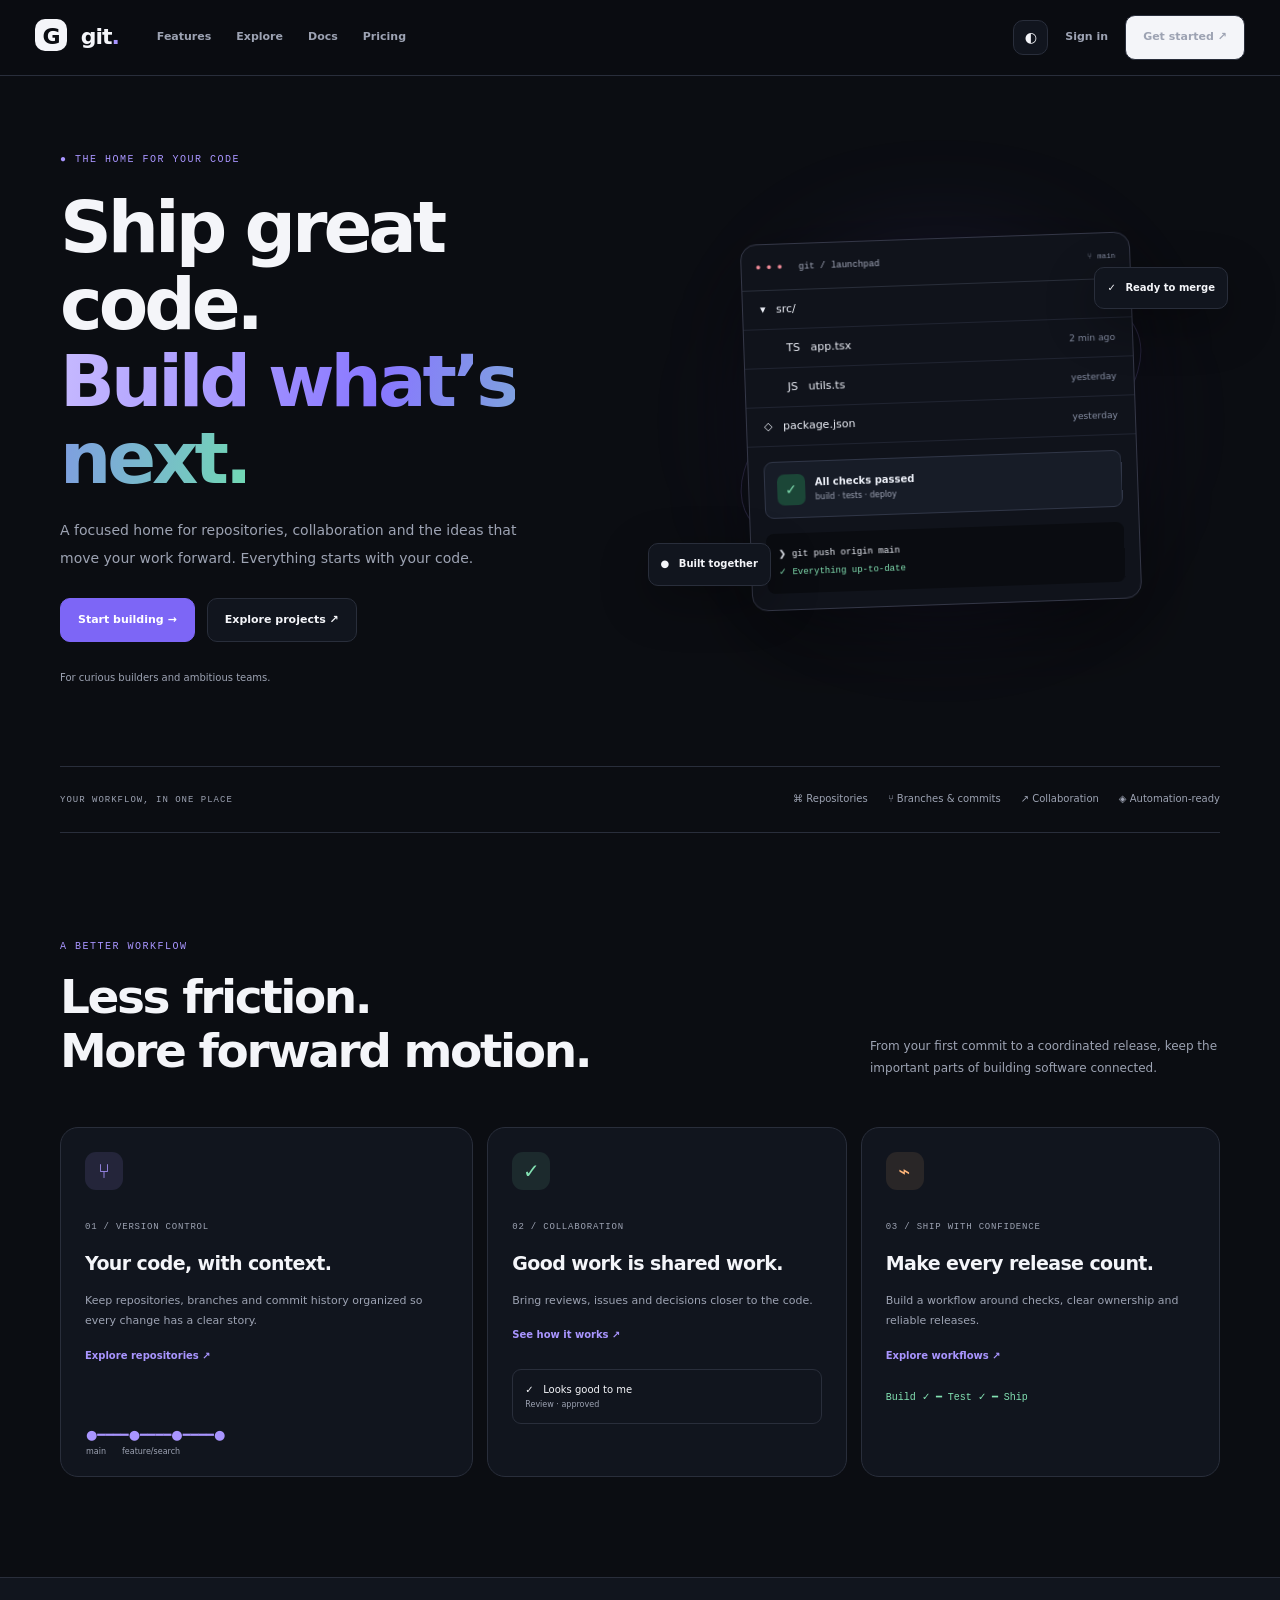
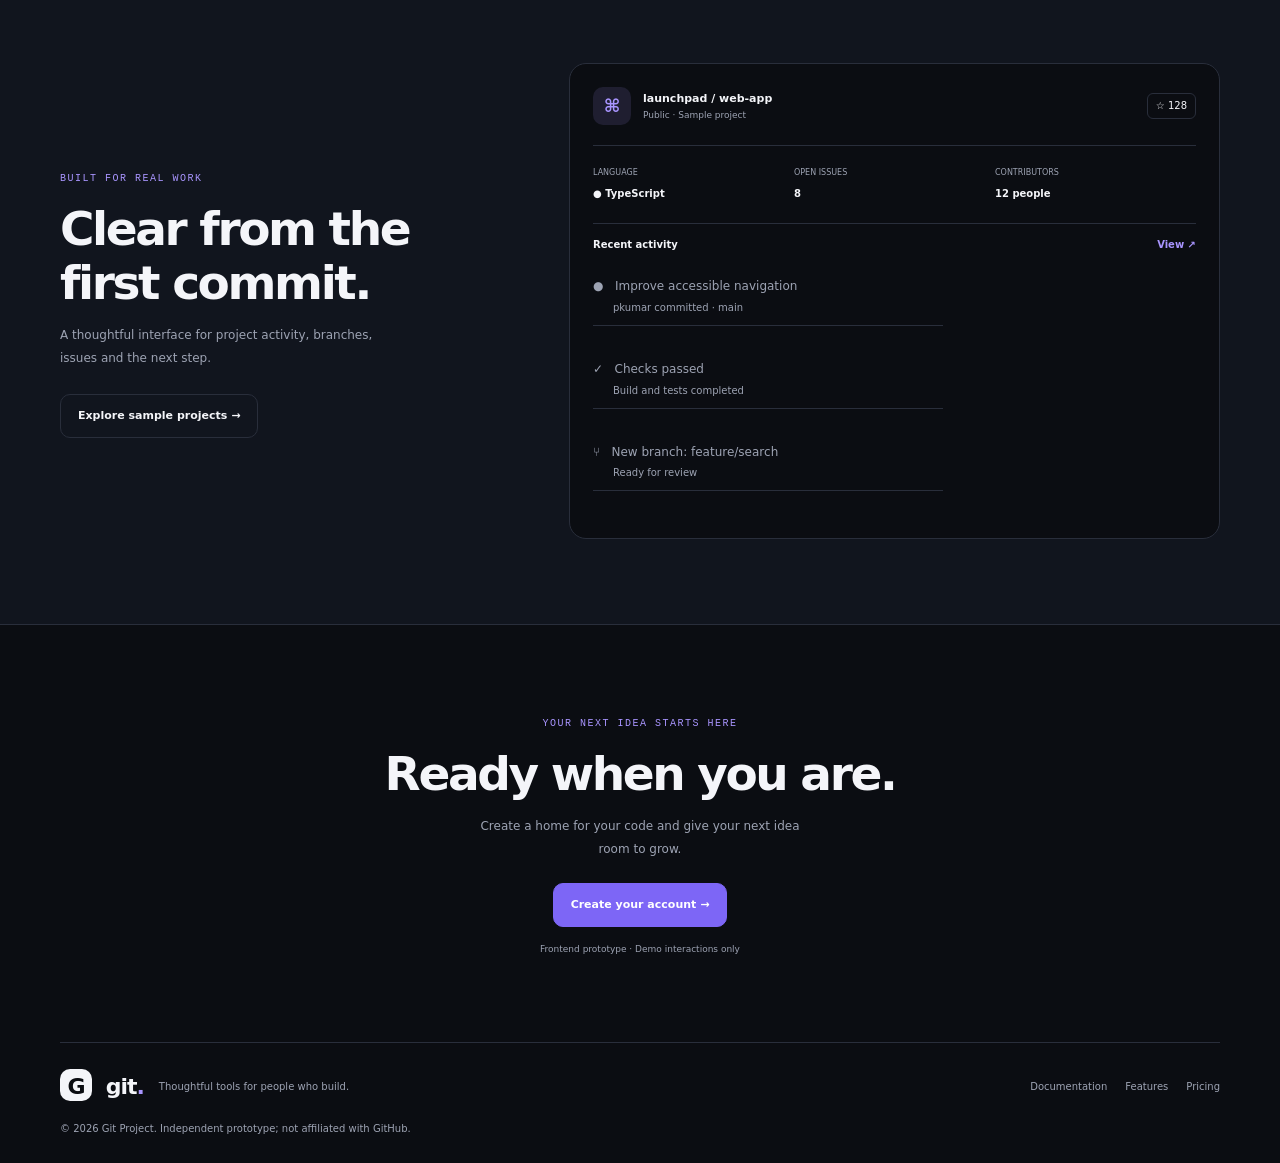
<file: index.html>
<!doctype html><html lang="en"><head><meta charset="utf-8"><meta name="viewport" content="width=device-width,initial-scale=1"><meta name="description" content="A focused home for code and collaboration."><title>Git — Build what’s next</title><link rel="icon" href="assets/favicon.svg"><link rel="stylesheet" href="styles.css"></head><body><header class="top"><a class="brand" href="index.html"><b>G</b> git<span>.</span></a><button class="menu" aria-label="Toggle menu">☰</button><nav><a href="features.html">Features</a><a href="explore.html">Explore</a><a href="docs.html">Docs</a><a href="pricing.html">Pricing</a></nav><div class="actions"><button class="theme" aria-label="Toggle theme">◐</button><a href="login.html">Sign in</a><a class="btn light" href="signup.html">Get started ↗</a></div></header><main><section class="hero wrap"><div><label>● THE HOME FOR YOUR CODE</label><h1>Ship great code.<br><em>Build what’s next.</em></h1><p class="lead">A focused home for repositories, collaboration and the ideas that move your work forward. Everything starts with your code.</p><div class="buttons"><a class="btn primary" href="signup.html">Start building →</a><a class="btn quiet" href="explore.html">Explore projects ↗</a></div><p class="muted tiny">For curious builders and ambitious teams.</p></div><div class="art"><div class="orb"></div><div class="window"><div class="winhead"><span>● ● ●</span> git / launchpad <small>⑂ main</small></div><div class="file">▾ &nbsp; src/</div><div class="file indent">TS &nbsp; app.tsx <small>2 min ago</small></div><div class="file indent">JS &nbsp; utils.ts <small>yesterday</small></div><div class="file">◇ &nbsp; package.json <small>yesterday</small></div><div class="check"><b>✓</b><div><strong>All checks passed</strong><small>build · tests · deploy</small></div></div><div class="terminal">❯ git push origin main<br><em>✓ Everything up-to-date</em></div></div><div class="float topfloat">✓ &nbsp; <strong>Ready to merge</strong></div><div class="float bottomfloat">● &nbsp; <strong>Built together</strong></div></div></section><section class="trust wrap"><span>YOUR WORKFLOW, IN ONE PLACE</span><div>⌘ Repositories　　⑂ Branches & commits　　↗ Collaboration　　◈ Automation-ready</div></section><section class="wrap section"><div class="sectionhead"><div><label>A BETTER WORKFLOW</label><h2>Less friction.<br>More forward motion.</h2></div><p>From your first commit to a coordinated release, keep the important parts of building software connected.</p></div><div class="grid"><a class="card large" href="features.html"><i>⑂</i><small>01 / VERSION CONTROL</small><h3>Your code, with context.</h3><p>Keep repositories, branches and commit history organized so every change has a clear story.</p><b class="link">Explore repositories ↗</b><div class="graph">●━━━━●━━━━●━━━━●<small>main　　feature/search</small></div></a><a class="card" href="features.html"><i class="green">✓</i><small>02 / COLLABORATION</small><h3>Good work is shared work.</h3><p>Bring reviews, issues and decisions closer to the code.</p><b class="link">See how it works ↗</b><div class="mini">✓ &nbsp; Looks good to me <small>Review · approved</small></div></a><a class="card" href="features.html"><i class="orange">⌁</i><small>03 / SHIP WITH CONFIDENCE</small><h3>Make every release count.</h3><p>Build a workflow around checks, clear ownership and reliable releases.</p><b class="link">Explore workflows ↗</b><div class="pipeline">Build ✓ ━ Test ✓ ━ Ship</div></a></div></section><section class="showcase"><div class="wrap showgrid"><div><label>BUILT FOR REAL WORK</label><h2>Clear from the first commit.</h2><p>A thoughtful interface for project activity, branches, issues and the next step.</p><a class="btn quiet" href="explore.html">Explore sample projects →</a></div><div class="repo"><header><b class="repoicon">⌘</b><div><strong>launchpad / web-app</strong><small>Public · Sample project</small></div><span>☆ 128</span></header><div class="stats"><div><small>LANGUAGE</small><b>● TypeScript</b></div><div><small>OPEN ISSUES</small><b>8</b></div><div><small>CONTRIBUTORS</small><b>12 people</b></div></div><h4>Recent activity <a href="repository.html">View ↗</a></h4><p>● &nbsp; Improve accessible navigation <small>pkumar committed · main</small></p><p>✓ &nbsp; Checks passed <small>Build and tests completed</small></p><p>⑂ &nbsp; New branch: feature/search <small>Ready for review</small></p></div></div></section><section class="wrap cta"><label>YOUR NEXT IDEA STARTS HERE</label><h2>Ready when you are.</h2><p>Create a home for your code and give your next idea room to grow.</p><a class="btn primary" href="signup.html">Create your account →</a><small>Frontend prototype · Demo interactions only</small></section></main><footer class="footer wrap"><a class="brand" href="index.html"><b>G</b> git<span>.</span></a><p>Thoughtful tools for people who build.</p><div><a href="docs.html">Documentation</a><a href="features.html">Features</a><a href="pricing.html">Pricing</a></div><small>© 2026 Git Project. Independent prototype; not affiliated with GitHub.</small></footer><div class="toast" role="status"></div><script src="app.js"></script></body></html>
</file>
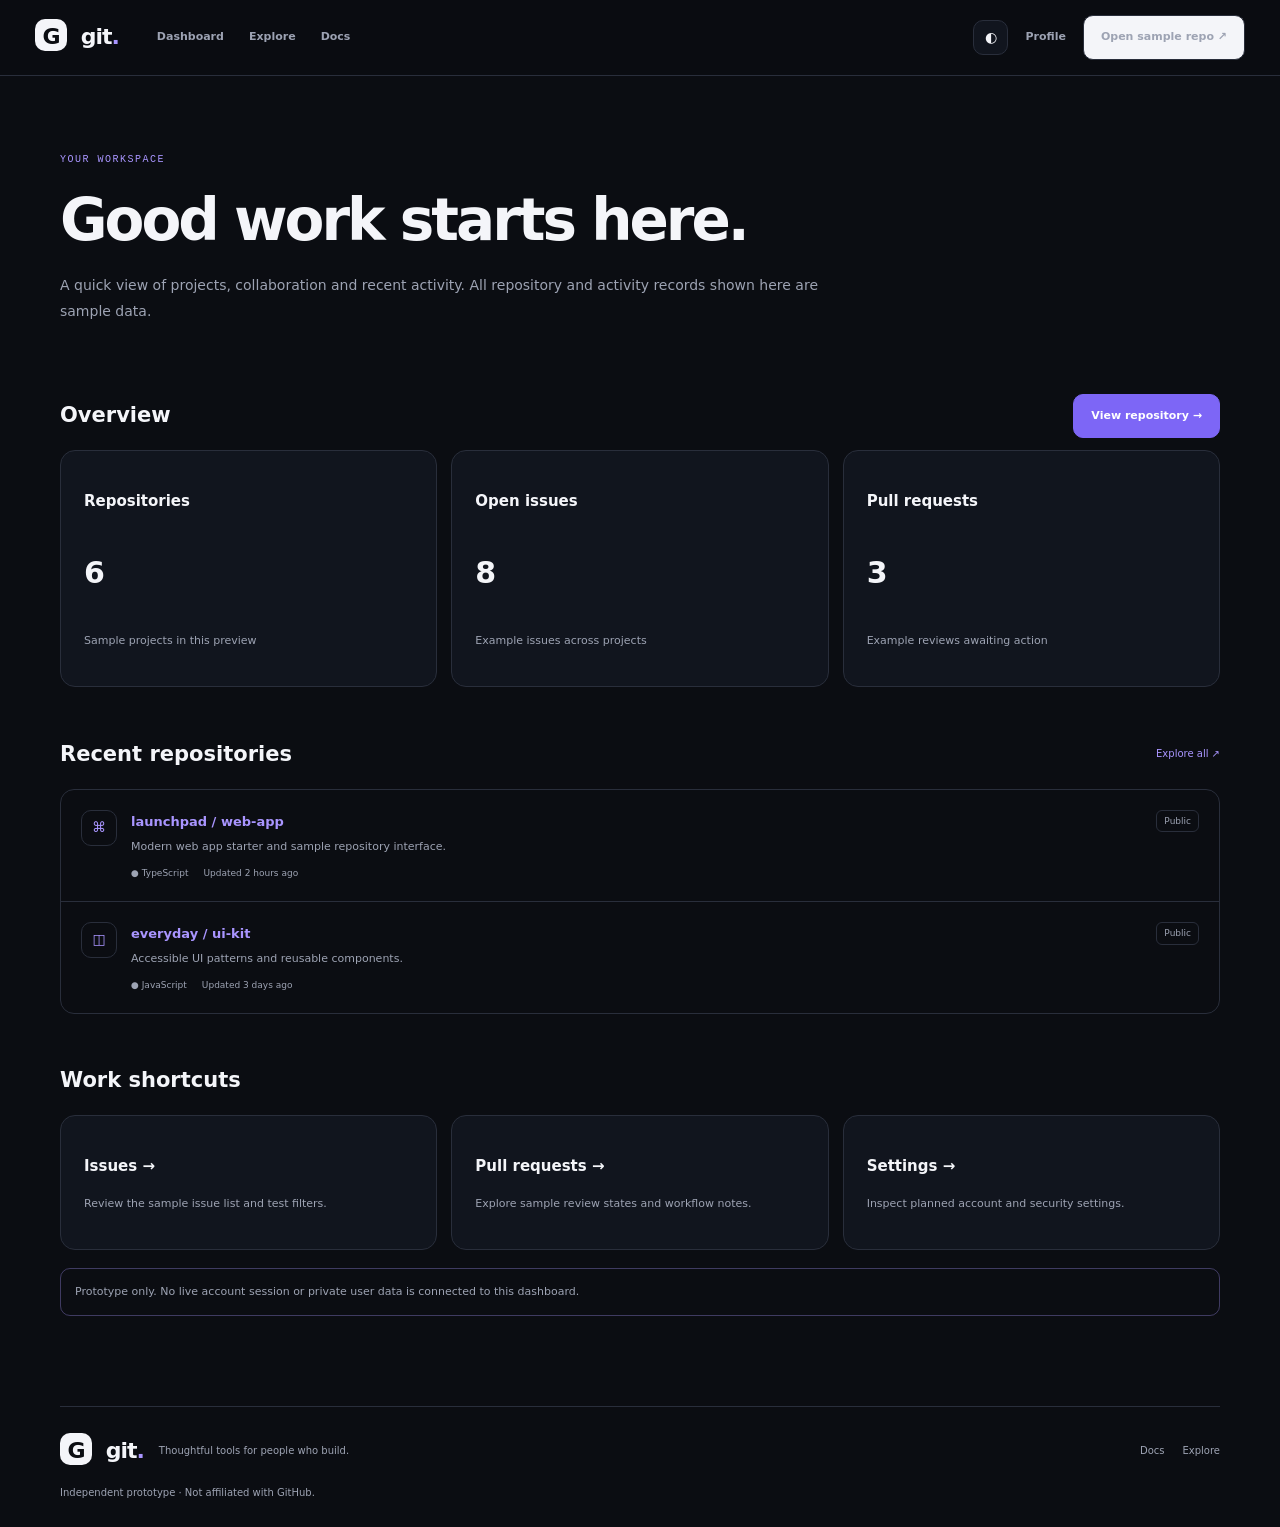
<file: dashboard.html>
<!doctype html><html lang="en"><head><meta charset="utf-8"><meta name="viewport" content="width=device-width,initial-scale=1"><title>Dashboard — Git</title><link rel="icon" href="assets/favicon.svg"><link rel="stylesheet" href="styles.css"></head><body><header class="top"><a class="brand" href="index.html"><b>G</b> git<span>.</span></a><button class="menu">☰</button><nav><a href="dashboard.html">Dashboard</a><a href="explore.html">Explore</a><a href="docs.html">Docs</a></nav><div class="actions"><button class="theme">◐</button><a href="profile.html">Profile</a><a class="btn light" href="repository.html">Open sample repo ↗</a></div></header><main class="wrap"><section class="pagehero"><label>YOUR WORKSPACE</label><h1>Good work starts here.</h1><p>A quick view of projects, collaboration and recent activity. All repository and activity records shown here are sample data.</p></section><section class="content"><div class="titlebar"><h2>Overview</h2><a class="btn primary" href="repository.html">View repository →</a></div><div class="cards"><article class="info"><h3>Repositories</h3><p style="font-size:30px;color:var(--text);font-weight:800">6</p><p>Sample projects in this preview</p></article><article class="info"><h3>Open issues</h3><p style="font-size:30px;color:var(--text);font-weight:800">8</p><p>Example issues across projects</p></article><article class="info"><h3>Pull requests</h3><p style="font-size:30px;color:var(--text);font-weight:800">3</p><p>Example reviews awaiting action</p></article></div><div class="titlebar" style="margin-top:32px"><h2>Recent repositories</h2><a class="link" href="explore.html">Explore all ↗</a></div><div class="list"><article class="item"><div class="repoicon2">⌘</div><div class="itemmain"><a href="repository.html">launchpad / web-app</a><p>Modern web app starter and sample repository interface.</p><div class="meta"><span>● TypeScript</span><span>Updated 2 hours ago</span></div></div><span class="pill">Public</span></article><article class="item"><div class="repoicon2">◫</div><div class="itemmain"><a href="explore.html">everyday / ui-kit</a><p>Accessible UI patterns and reusable components.</p><div class="meta"><span>● JavaScript</span><span>Updated 3 days ago</span></div></div><span class="pill">Public</span></article></div><div class="titlebar" style="margin-top:32px"><h2>Work shortcuts</h2></div><div class="cards"><a class="info" href="issues.html"><h3>Issues →</h3><p>Review the sample issue list and test filters.</p></a><a class="info" href="pull-requests.html"><h3>Pull requests →</h3><p>Explore sample review states and workflow notes.</p></a><a class="info" href="settings.html"><h3>Settings →</h3><p>Inspect planned account and security settings.</p></a></div><div class="notice">Prototype only. No live account session or private user data is connected to this dashboard.</div></section></main><footer class="footer wrap"><a class="brand" href="index.html"><b>G</b> git<span>.</span></a><p>Thoughtful tools for people who build.</p><div><a href="docs.html">Docs</a><a href="explore.html">Explore</a></div><small>Independent prototype · Not affiliated with GitHub.</small></footer><script src="app.js"></script></body></html>
</file>
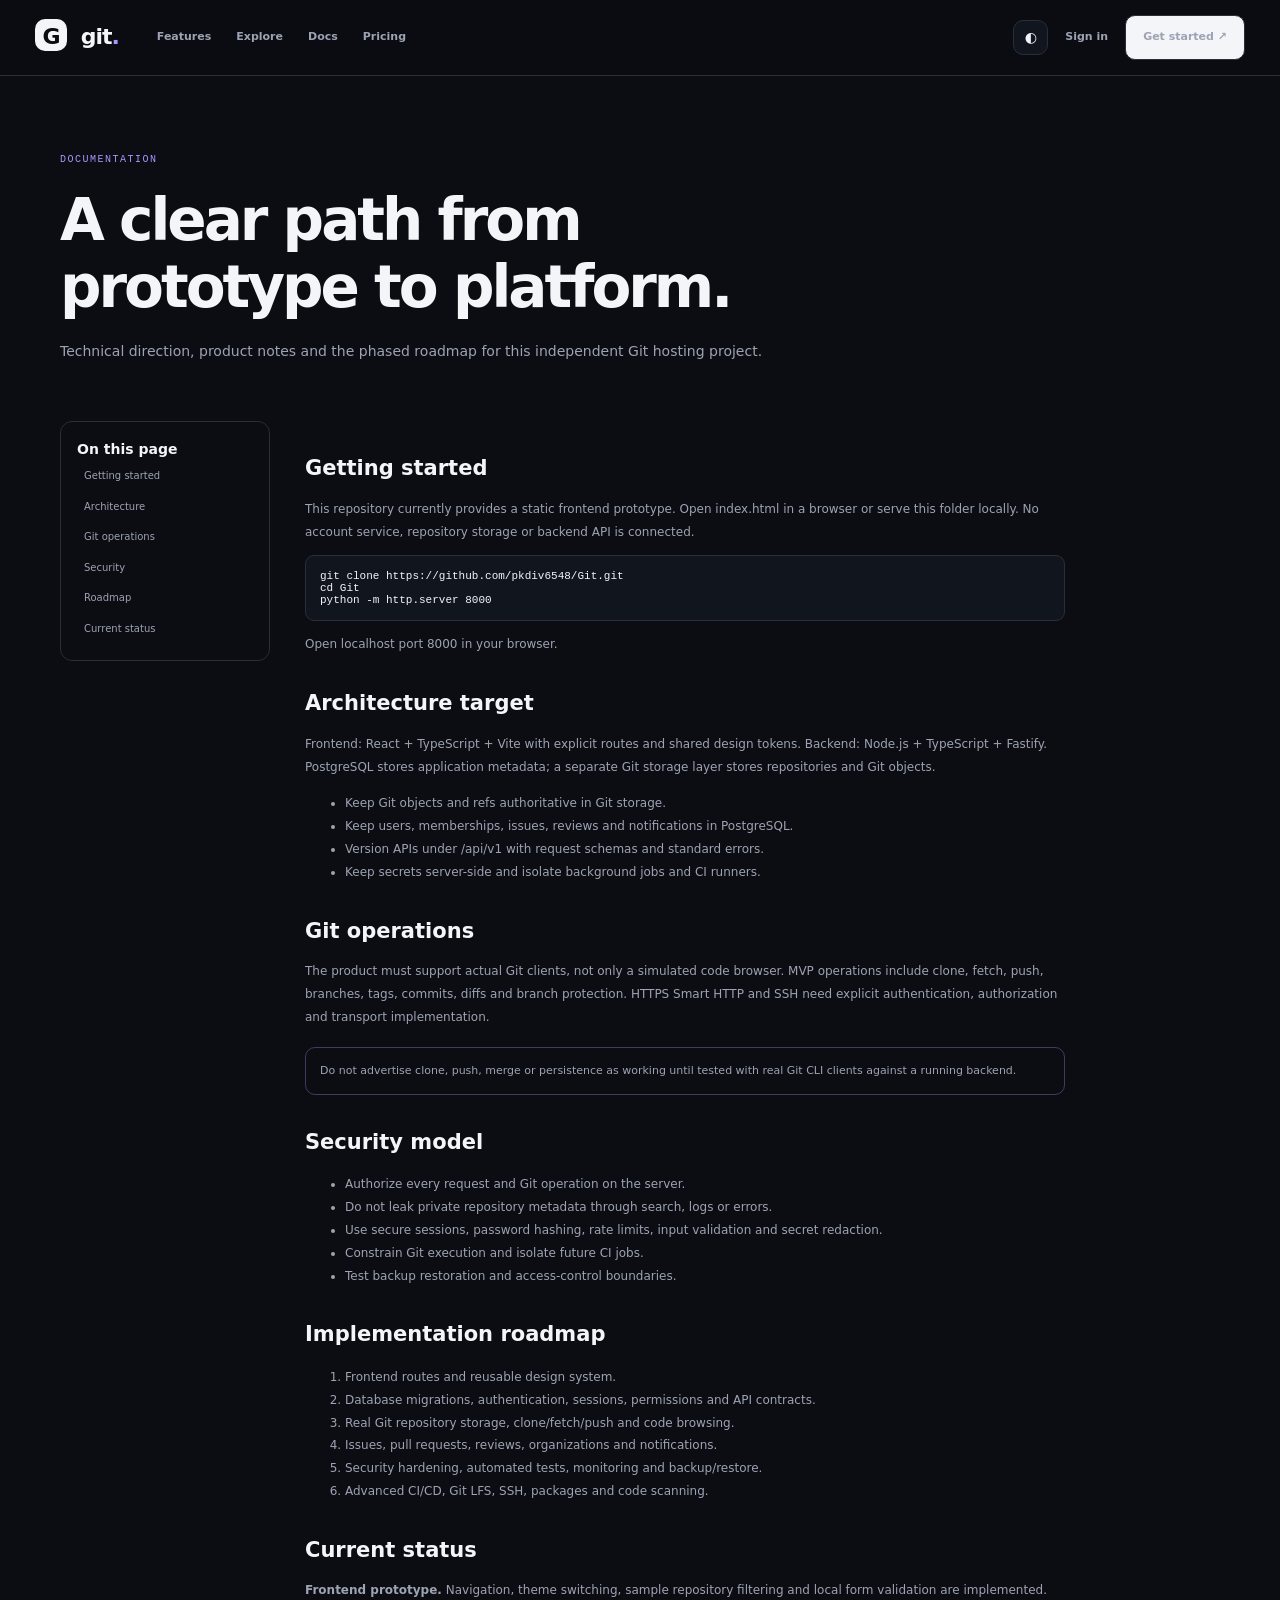
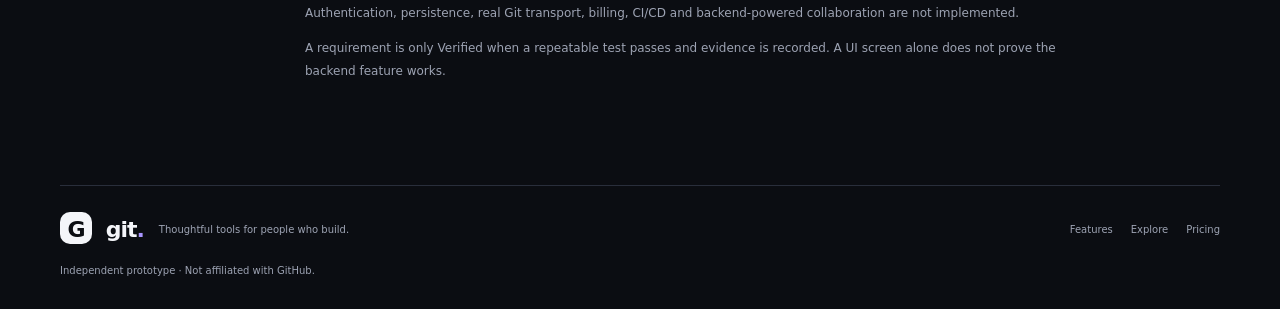
<file: docs.html>
<!doctype html><html lang="en"><head><meta charset="utf-8"><meta name="viewport" content="width=device-width,initial-scale=1"><title>Documentation — Git</title><link rel="icon" href="assets/favicon.svg"><link rel="stylesheet" href="styles.css"></head><body><header class="top"><a class="brand" href="index.html"><b>G</b> git<span>.</span></a><button class="menu">☰</button><nav><a href="features.html">Features</a><a href="explore.html">Explore</a><a href="docs.html">Docs</a><a href="pricing.html">Pricing</a></nav><div class="actions"><button class="theme">◐</button><a href="login.html">Sign in</a><a class="btn light" href="signup.html">Get started ↗</a></div></header><main class="wrap"><section class="pagehero"><label>DOCUMENTATION</label><h1>A clear path from prototype to platform.</h1><p>Technical direction, product notes and the phased roadmap for this independent Git hosting project.</p></section><section class="docs"><aside class="side"><strong>On this page</strong><a href="#start">Getting started</a><a href="#architecture">Architecture</a><a href="#git">Git operations</a><a href="#security">Security</a><a href="#roadmap">Roadmap</a><a href="#status">Current status</a></aside><article class="article"><h2 id="start">Getting started</h2><p>This repository currently provides a static frontend prototype. Open index.html in a browser or serve this folder locally. No account service, repository storage or backend API is connected.</p><div class="code">git clone https://github.com/pkdiv6548/Git.git<br>cd Git<br>python -m http.server 8000</div><p>Open localhost port 8000 in your browser.</p><h2 id="architecture">Architecture target</h2><p>Frontend: React + TypeScript + Vite with explicit routes and shared design tokens. Backend: Node.js + TypeScript + Fastify. PostgreSQL stores application metadata; a separate Git storage layer stores repositories and Git objects.</p><ul><li>Keep Git objects and refs authoritative in Git storage.</li><li>Keep users, memberships, issues, reviews and notifications in PostgreSQL.</li><li>Version APIs under /api/v1 with request schemas and standard errors.</li><li>Keep secrets server-side and isolate background jobs and CI runners.</li></ul><h2 id="git">Git operations</h2><p>The product must support actual Git clients, not only a simulated code browser. MVP operations include clone, fetch, push, branches, tags, commits, diffs and branch protection. HTTPS Smart HTTP and SSH need explicit authentication, authorization and transport implementation.</p><div class="notice">Do not advertise clone, push, merge or persistence as working until tested with real Git CLI clients against a running backend.</div><h2 id="security">Security model</h2><ul><li>Authorize every request and Git operation on the server.</li><li>Do not leak private repository metadata through search, logs or errors.</li><li>Use secure sessions, password hashing, rate limits, input validation and secret redaction.</li><li>Constrain Git execution and isolate future CI jobs.</li><li>Test backup restoration and access-control boundaries.</li></ul><h2 id="roadmap">Implementation roadmap</h2><ol><li>Frontend routes and reusable design system.</li><li>Database migrations, authentication, sessions, permissions and API contracts.</li><li>Real Git repository storage, clone/fetch/push and code browsing.</li><li>Issues, pull requests, reviews, organizations and notifications.</li><li>Security hardening, automated tests, monitoring and backup/restore.</li><li>Advanced CI/CD, Git LFS, SSH, packages and code scanning.</li></ol><h2 id="status">Current status</h2><p><strong>Frontend prototype.</strong> Navigation, theme switching, sample repository filtering and local form validation are implemented. Authentication, persistence, real Git transport, billing, CI/CD and backend-powered collaboration are not implemented.</p><p>A requirement is only Verified when a repeatable test passes and evidence is recorded. A UI screen alone does not prove the backend feature works.</p></article></section></main><footer class="footer wrap"><a class="brand" href="index.html"><b>G</b> git<span>.</span></a><p>Thoughtful tools for people who build.</p><div><a href="features.html">Features</a><a href="explore.html">Explore</a><a href="pricing.html">Pricing</a></div><small>Independent prototype · Not affiliated with GitHub.</small></footer><script src="app.js"></script></body></html>
</file>
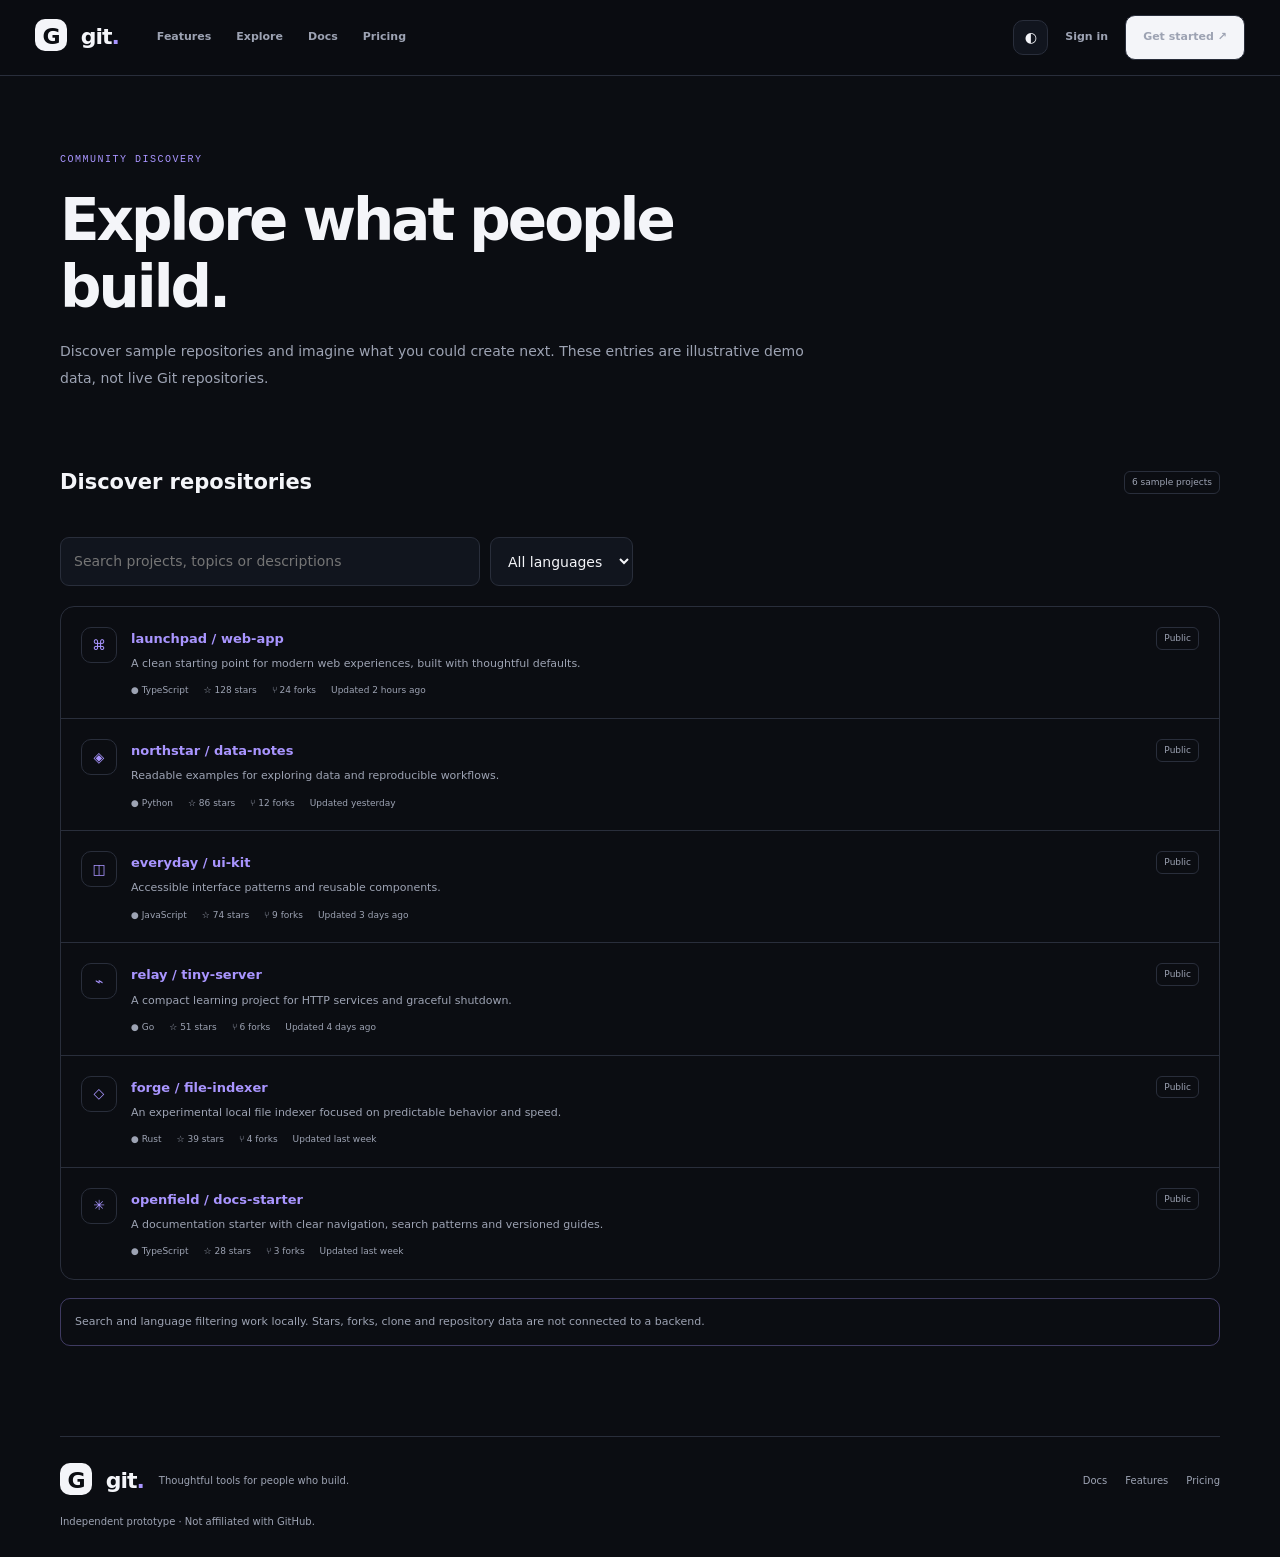
<file: explore.html>
<!doctype html><html lang="en"><head><meta charset="utf-8"><meta name="viewport" content="width=device-width,initial-scale=1"><title>Explore — Git</title><link rel="icon" href="assets/favicon.svg"><link rel="stylesheet" href="styles.css"></head><body><header class="top"><a class="brand" href="index.html"><b>G</b> git<span>.</span></a><button class="menu">☰</button><nav><a href="features.html">Features</a><a href="explore.html">Explore</a><a href="docs.html">Docs</a><a href="pricing.html">Pricing</a></nav><div class="actions"><button class="theme">◐</button><a href="login.html">Sign in</a><a class="btn light" href="signup.html">Get started ↗</a></div></header><main class="wrap"><section class="pagehero"><label>COMMUNITY DISCOVERY</label><h1>Explore what people build.</h1><p>Discover sample repositories and imagine what you could create next. These entries are illustrative demo data, not live Git repositories.</p></section><section class="content"><div class="titlebar"><h2>Discover repositories</h2><span class="pill">6 sample projects</span></div><div class="toolbar"><input class="field search" data-search type="search" placeholder="Search projects, topics or descriptions" aria-label="Search repositories"><select data-filter aria-label="Filter language"><option value="all">All languages</option><option>TypeScript</option><option>JavaScript</option><option>Python</option><option>Go</option><option>Rust</option></select></div><div class="list"><article class="item" data-item data-lang="TypeScript"><div class="repoicon2">⌘</div><div class="itemmain"><a href="repository.html">launchpad / web-app</a><p>A clean starting point for modern web experiences, built with thoughtful defaults.</p><div class="meta"><span>● TypeScript</span><span>☆ 128 stars</span><span>⑂ 24 forks</span><span>Updated 2 hours ago</span></div></div><span class="pill">Public</span></article><article class="item" data-item data-lang="Python"><div class="repoicon2">◈</div><div class="itemmain"><a href="repository.html">northstar / data-notes</a><p>Readable examples for exploring data and reproducible workflows.</p><div class="meta"><span>● Python</span><span>☆ 86 stars</span><span>⑂ 12 forks</span><span>Updated yesterday</span></div></div><span class="pill">Public</span></article><article class="item" data-item data-lang="JavaScript"><div class="repoicon2">◫</div><div class="itemmain"><a href="repository.html">everyday / ui-kit</a><p>Accessible interface patterns and reusable components.</p><div class="meta"><span>● JavaScript</span><span>☆ 74 stars</span><span>⑂ 9 forks</span><span>Updated 3 days ago</span></div></div><span class="pill">Public</span></article><article class="item" data-item data-lang="Go"><div class="repoicon2">⌁</div><div class="itemmain"><a href="repository.html">relay / tiny-server</a><p>A compact learning project for HTTP services and graceful shutdown.</p><div class="meta"><span>● Go</span><span>☆ 51 stars</span><span>⑂ 6 forks</span><span>Updated 4 days ago</span></div></div><span class="pill">Public</span></article><article class="item" data-item data-lang="Rust"><div class="repoicon2">◇</div><div class="itemmain"><a href="repository.html">forge / file-indexer</a><p>An experimental local file indexer focused on predictable behavior and speed.</p><div class="meta"><span>● Rust</span><span>☆ 39 stars</span><span>⑂ 4 forks</span><span>Updated last week</span></div></div><span class="pill">Public</span></article><article class="item" data-item data-lang="TypeScript"><div class="repoicon2">✳</div><div class="itemmain"><a href="repository.html">openfield / docs-starter</a><p>A documentation starter with clear navigation, search patterns and versioned guides.</p><div class="meta"><span>● TypeScript</span><span>☆ 28 stars</span><span>⑂ 3 forks</span><span>Updated last week</span></div></div><span class="pill">Public</span></article></div><div class="empty" data-empty hidden>No projects match. Try another keyword or language.</div><div class="notice">Search and language filtering work locally. Stars, forks, clone and repository data are not connected to a backend.</div></section></main><footer class="footer wrap"><a class="brand" href="index.html"><b>G</b> git<span>.</span></a><p>Thoughtful tools for people who build.</p><div><a href="docs.html">Docs</a><a href="features.html">Features</a><a href="pricing.html">Pricing</a></div><small>Independent prototype · Not affiliated with GitHub.</small></footer><div class="toast" role="status"></div><script src="app.js"></script></body></html>
</file>
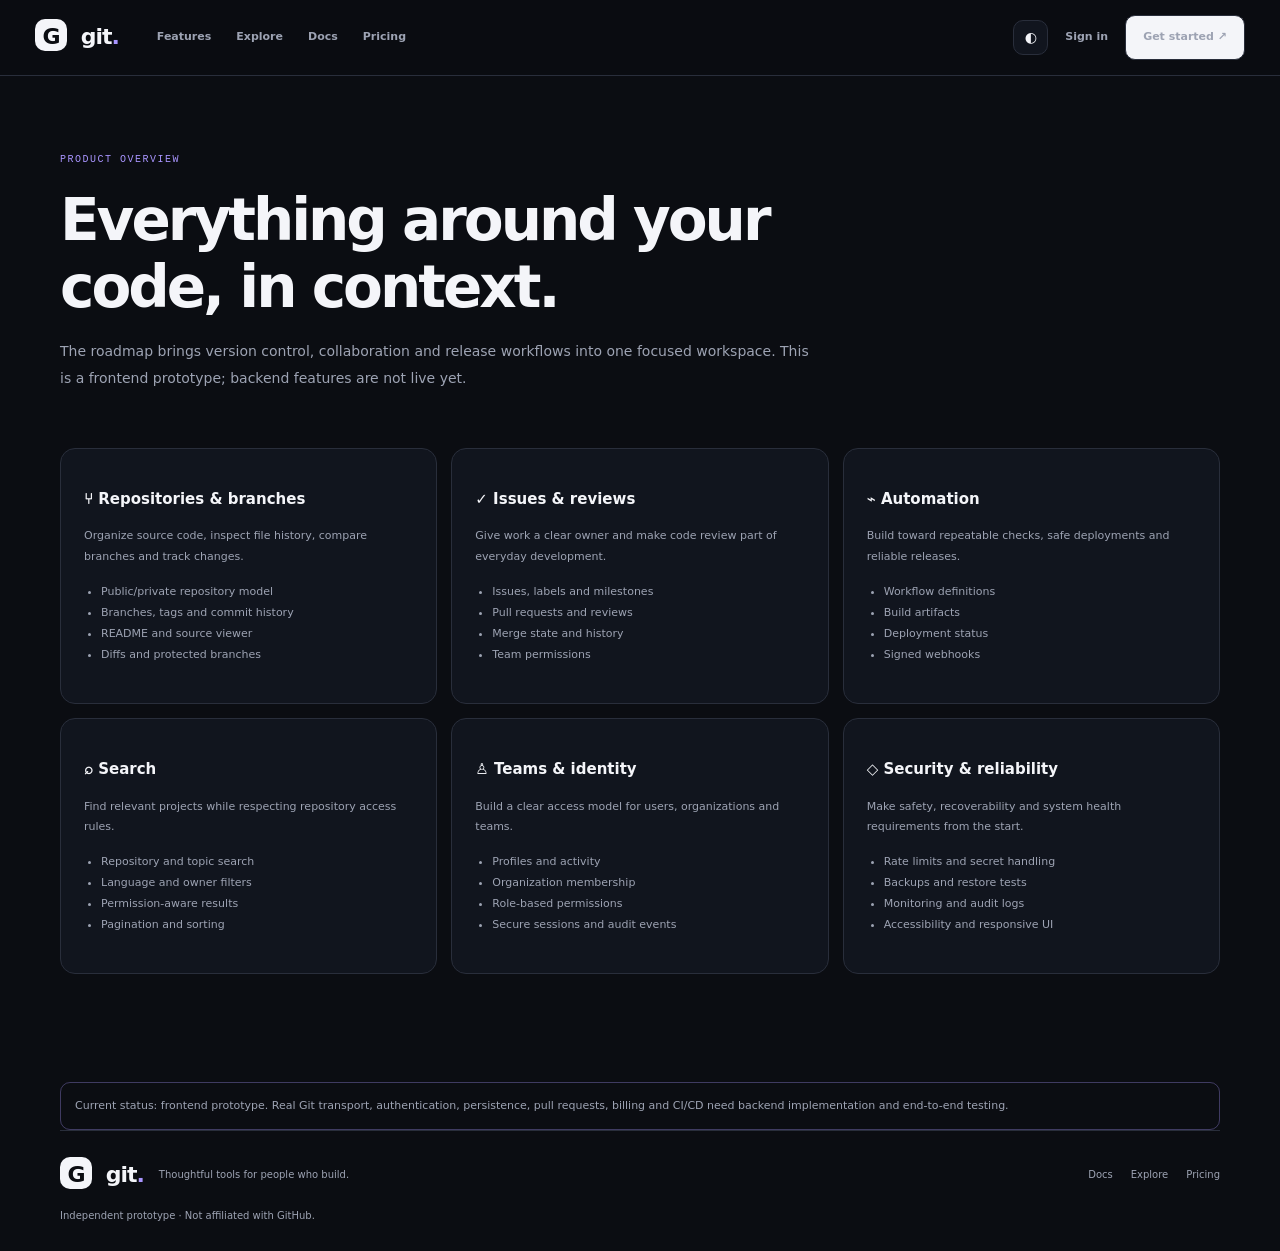
<file: features.html>
<!doctype html><html lang="en"><head><meta charset="utf-8"><meta name="viewport" content="width=device-width,initial-scale=1"><title>Features — Git</title><link rel="icon" href="assets/favicon.svg"><link rel="stylesheet" href="styles.css"></head><body><header class="top"><a class="brand" href="index.html"><b>G</b> git<span>.</span></a><button class="menu">☰</button><nav><a href="features.html">Features</a><a href="explore.html">Explore</a><a href="docs.html">Docs</a><a href="pricing.html">Pricing</a></nav><div class="actions"><button class="theme">◐</button><a href="login.html">Sign in</a><a class="btn light" href="signup.html">Get started ↗</a></div></header><main class="wrap"><section class="pagehero"><label>PRODUCT OVERVIEW</label><h1>Everything around your code, in context.</h1><p>The roadmap brings version control, collaboration and release workflows into one focused workspace. This is a frontend prototype; backend features are not live yet.</p></section><section class="content cards"><article class="info"><h3>⑂ Repositories & branches</h3><p>Organize source code, inspect file history, compare branches and track changes.</p><ul><li>Public/private repository model</li><li>Branches, tags and commit history</li><li>README and source viewer</li><li>Diffs and protected branches</li></ul></article><article class="info"><h3>✓ Issues & reviews</h3><p>Give work a clear owner and make code review part of everyday development.</p><ul><li>Issues, labels and milestones</li><li>Pull requests and reviews</li><li>Merge state and history</li><li>Team permissions</li></ul></article><article class="info"><h3>⌁ Automation</h3><p>Build toward repeatable checks, safe deployments and reliable releases.</p><ul><li>Workflow definitions</li><li>Build artifacts</li><li>Deployment status</li><li>Signed webhooks</li></ul></article><article class="info"><h3>⌕ Search</h3><p>Find relevant projects while respecting repository access rules.</p><ul><li>Repository and topic search</li><li>Language and owner filters</li><li>Permission-aware results</li><li>Pagination and sorting</li></ul></article><article class="info"><h3>♙ Teams & identity</h3><p>Build a clear access model for users, organizations and teams.</p><ul><li>Profiles and activity</li><li>Organization membership</li><li>Role-based permissions</li><li>Secure sessions and audit events</li></ul></article><article class="info"><h3>◇ Security & reliability</h3><p>Make safety, recoverability and system health requirements from the start.</p><ul><li>Rate limits and secret handling</li><li>Backups and restore tests</li><li>Monitoring and audit logs</li><li>Accessibility and responsive UI</li></ul></article></section><div class="notice">Current status: frontend prototype. Real Git transport, authentication, persistence, pull requests, billing and CI/CD need backend implementation and end-to-end testing.</div></main><footer class="footer wrap"><a class="brand" href="index.html"><b>G</b> git<span>.</span></a><p>Thoughtful tools for people who build.</p><div><a href="docs.html">Docs</a><a href="explore.html">Explore</a><a href="pricing.html">Pricing</a></div><small>Independent prototype · Not affiliated with GitHub.</small></footer><script src="app.js"></script></body></html>
</file>
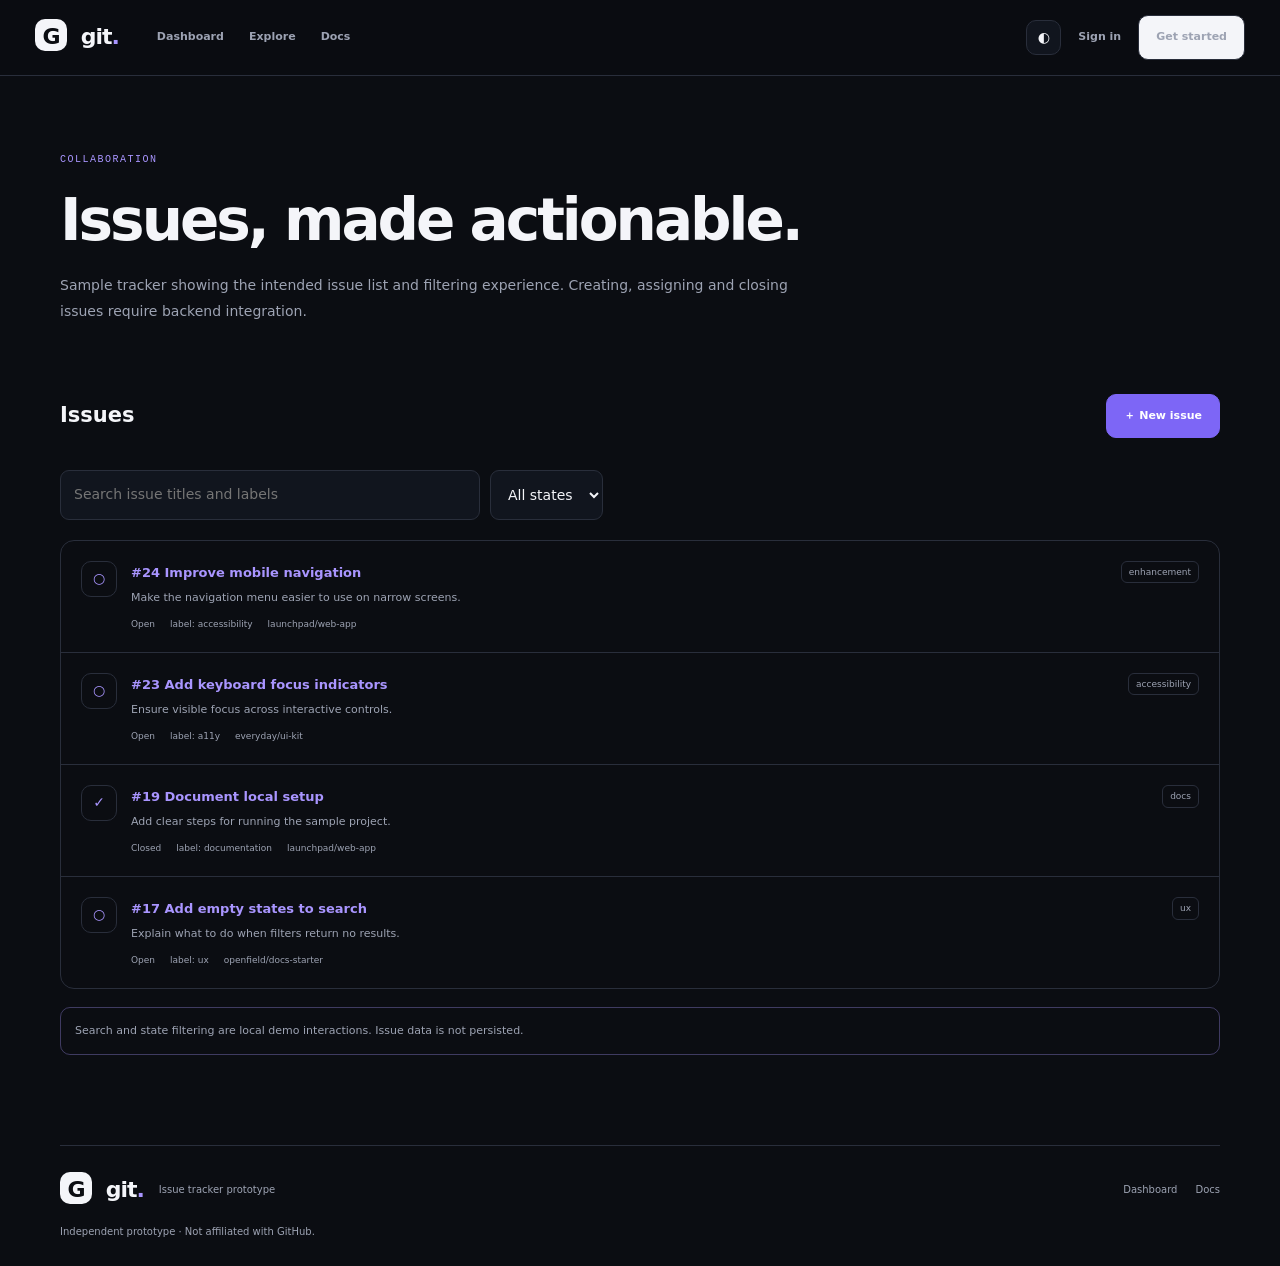
<file: issues.html>
<!doctype html><html lang="en"><head><meta charset="utf-8"><meta name="viewport" content="width=device-width,initial-scale=1"><title>Issues — Git</title><link rel="icon" href="assets/favicon.svg"><link rel="stylesheet" href="styles.css"></head><body><header class="top"><a class="brand" href="index.html"><b>G</b> git<span>.</span></a><button class="menu">☰</button><nav><a href="dashboard.html">Dashboard</a><a href="explore.html">Explore</a><a href="docs.html">Docs</a></nav><div class="actions"><button class="theme">◐</button><a href="login.html">Sign in</a><a class="btn light" href="signup.html">Get started</a></div></header><main class="wrap"><section class="pagehero"><label>COLLABORATION</label><h1>Issues, made actionable.</h1><p>Sample tracker showing the intended issue list and filtering experience. Creating, assigning and closing issues require backend integration.</p></section><section class="content"><div class="titlebar"><h2>Issues</h2><button class="btn primary" data-demo="Issue creation requires an authenticated backend.">＋ New issue</button></div><div class="toolbar"><input class="field search" data-search placeholder="Search issue titles and labels" aria-label="Search issues"><select data-filter aria-label="Filter issue state"><option value="all">All states</option><option value="open">Open</option><option value="closed">Closed</option></select></div><div class="list"><article class="item" data-item data-lang="open"><div class="repoicon2">○</div><div class="itemmain"><a href="#" data-demo="Issue details will be available after backend implementation.">#24 Improve mobile navigation</a><p>Make the navigation menu easier to use on narrow screens.</p><div class="meta"><span>Open</span><span>label: accessibility</span><span>launchpad/web-app</span></div></div><span class="pill">enhancement</span></article><article class="item" data-item data-lang="open"><div class="repoicon2">○</div><div class="itemmain"><a href="#" data-demo="Issue details will be available after backend implementation.">#23 Add keyboard focus indicators</a><p>Ensure visible focus across interactive controls.</p><div class="meta"><span>Open</span><span>label: a11y</span><span>everyday/ui-kit</span></div></div><span class="pill">accessibility</span></article><article class="item" data-item data-lang="closed"><div class="repoicon2">✓</div><div class="itemmain"><a href="#" data-demo="Issue details will be available after backend implementation.">#19 Document local setup</a><p>Add clear steps for running the sample project.</p><div class="meta"><span>Closed</span><span>label: documentation</span><span>launchpad/web-app</span></div></div><span class="pill">docs</span></article><article class="item" data-item data-lang="open"><div class="repoicon2">○</div><div class="itemmain"><a href="#" data-demo="Issue details will be available after backend implementation.">#17 Add empty states to search</a><p>Explain what to do when filters return no results.</p><div class="meta"><span>Open</span><span>label: ux</span><span>openfield/docs-starter</span></div></div><span class="pill">ux</span></article></div><div class="empty" data-empty hidden>No issues match your filters.</div><div class="notice">Search and state filtering are local demo interactions. Issue data is not persisted.</div></section></main><footer class="footer wrap"><a class="brand" href="index.html"><b>G</b> git<span>.</span></a><p>Issue tracker prototype</p><div><a href="dashboard.html">Dashboard</a><a href="docs.html">Docs</a></div><small>Independent prototype · Not affiliated with GitHub.</small></footer><div class="toast" role="status"></div><script src="app.js"></script></body></html>
</file>
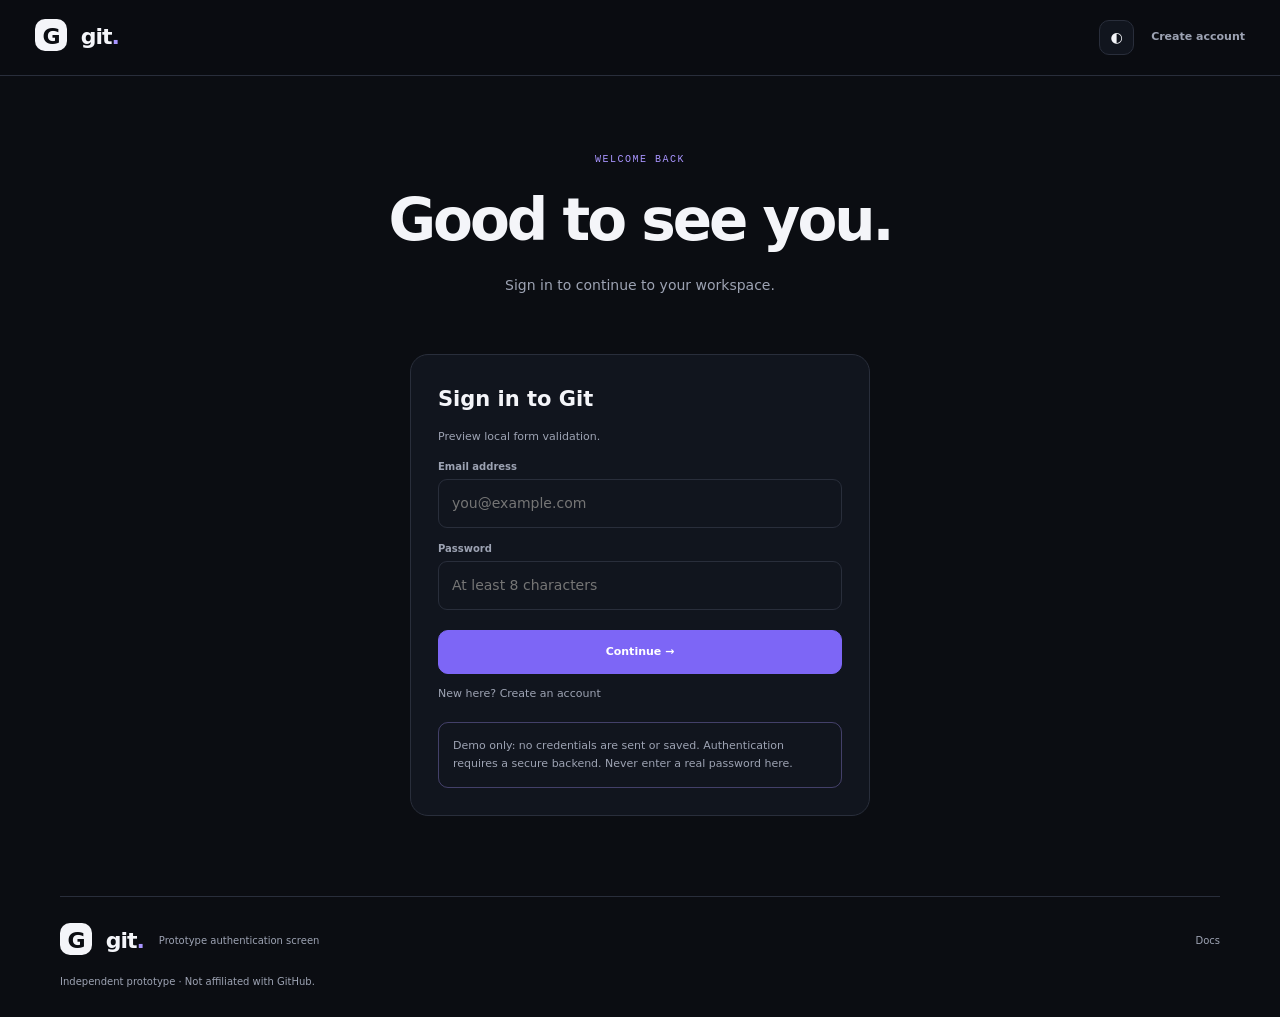
<file: login.html>
<!doctype html><html lang="en"><head><meta charset="utf-8"><meta name="viewport" content="width=device-width,initial-scale=1"><title>Sign in — Git</title><link rel="icon" href="assets/favicon.svg"><link rel="stylesheet" href="styles.css"></head><body><header class="top"><a class="brand" href="index.html"><b>G</b> git<span>.</span></a><div class="actions" style="margin-left:auto"><button class="theme">◐</button><a href="signup.html">Create account</a></div></header><main class="wrap"><section class="pagehero" style="text-align:center;margin:auto"><label>WELCOME BACK</label><h1>Good to see you.</h1><p>Sign in to continue to your workspace.</p></section><form class="form" data-form><h2>Sign in to Git</h2><p>Preview local form validation.</p><label for="email">Email address</label><input class="field" id="email" type="email" placeholder="you@example.com" autocomplete="email" required><label for="password">Password</label><input class="field" id="password" type="password" minlength="8" placeholder="At least 8 characters" autocomplete="current-password" required><button class="btn primary" type="submit">Continue →</button><p class="formmsg" role="status"></p><p>New here? <a href="signup.html">Create an account</a></p><div class="notice">Demo only: no credentials are sent or saved. Authentication requires a secure backend. Never enter a real password here.</div></form></main><footer class="footer wrap"><a class="brand" href="index.html"><b>G</b> git<span>.</span></a><p>Prototype authentication screen</p><div><a href="docs.html">Docs</a></div><small>Independent prototype · Not affiliated with GitHub.</small></footer><script src="app.js"></script></body></html>
</file>
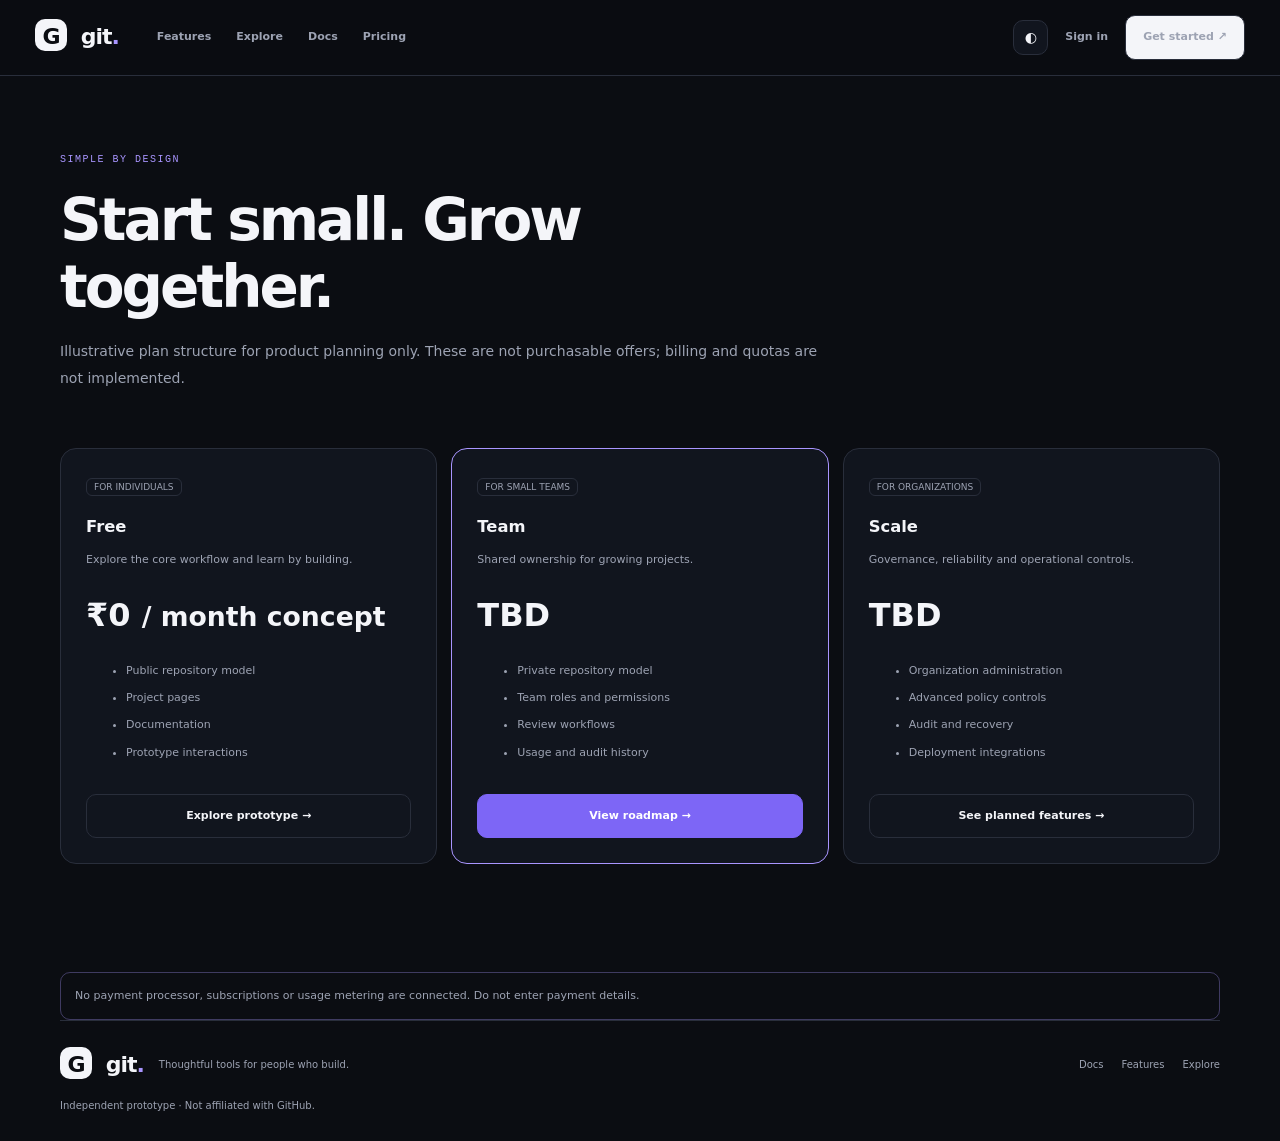
<file: pricing.html>
<!doctype html><html lang="en"><head><meta charset="utf-8"><meta name="viewport" content="width=device-width,initial-scale=1"><title>Pricing — Git</title><link rel="icon" href="assets/favicon.svg"><link rel="stylesheet" href="styles.css"></head><body><header class="top"><a class="brand" href="index.html"><b>G</b> git<span>.</span></a><button class="menu">☰</button><nav><a href="features.html">Features</a><a href="explore.html">Explore</a><a href="docs.html">Docs</a><a href="pricing.html">Pricing</a></nav><div class="actions"><button class="theme">◐</button><a href="login.html">Sign in</a><a class="btn light" href="signup.html">Get started ↗</a></div></header><main class="wrap"><section class="pagehero"><label>SIMPLE BY DESIGN</label><h1>Start small. Grow together.</h1><p>Illustrative plan structure for product planning only. These are not purchasable offers; billing and quotas are not implemented.</p></section><section class="content prices"><article class="pricecard"><span class="pill">FOR INDIVIDUALS</span><h3>Free</h3><p>Explore the core workflow and learn by building.</p><div class="price">₹0 <small>/ month concept</small></div><ul><li>Public repository model</li><li>Project pages</li><li>Documentation</li><li>Prototype interactions</li></ul><a class="btn quiet" href="signup.html">Explore prototype →</a></article><article class="pricecard" style="border-color:var(--accent)"><span class="pill">FOR SMALL TEAMS</span><h3>Team</h3><p>Shared ownership for growing projects.</p><div class="price">TBD</div><ul><li>Private repository model</li><li>Team roles and permissions</li><li>Review workflows</li><li>Usage and audit history</li></ul><a class="btn primary" href="docs.html">View roadmap →</a></article><article class="pricecard"><span class="pill">FOR ORGANIZATIONS</span><h3>Scale</h3><p>Governance, reliability and operational controls.</p><div class="price">TBD</div><ul><li>Organization administration</li><li>Advanced policy controls</li><li>Audit and recovery</li><li>Deployment integrations</li></ul><a class="btn quiet" href="docs.html">See planned features →</a></article></section><div class="notice">No payment processor, subscriptions or usage metering are connected. Do not enter payment details.</div></main><footer class="footer wrap"><a class="brand" href="index.html"><b>G</b> git<span>.</span></a><p>Thoughtful tools for people who build.</p><div><a href="docs.html">Docs</a><a href="features.html">Features</a><a href="explore.html">Explore</a></div><small>Independent prototype · Not affiliated with GitHub.</small></footer><script src="app.js"></script></body></html>
</file>
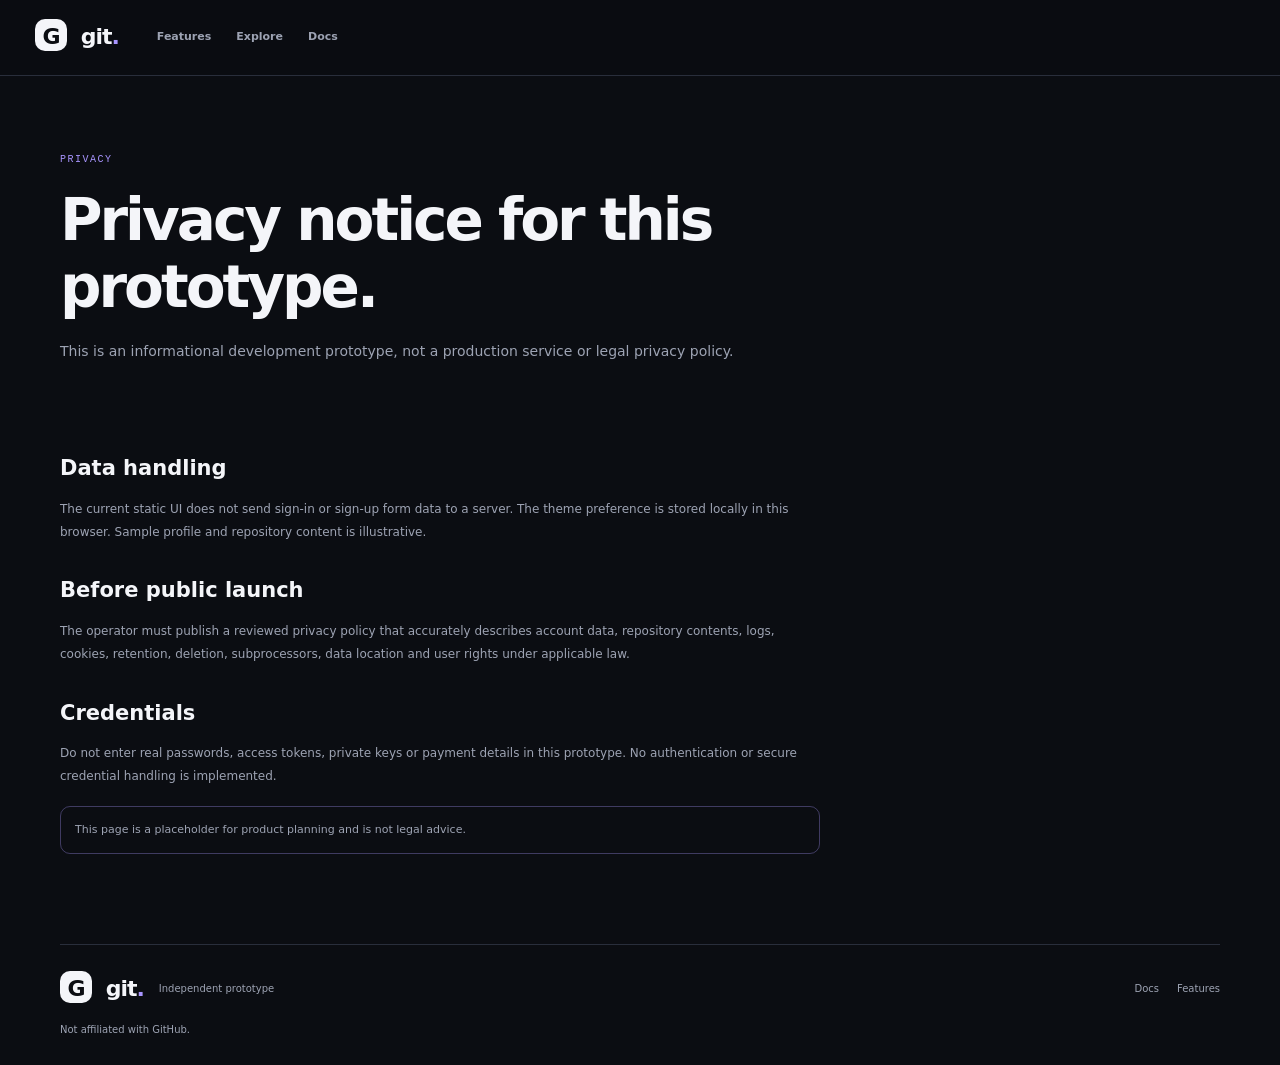
<file: privacy.html>
<!doctype html><html lang="en"><head><meta charset="utf-8"><meta name="viewport" content="width=device-width,initial-scale=1"><title>Privacy notice — Git</title><link rel="icon" href="assets/favicon.svg"><link rel="stylesheet" href="styles.css"></head><body><header class="top"><a class="brand" href="index.html"><b>G</b> git<span>.</span></a><nav><a href="features.html">Features</a><a href="explore.html">Explore</a><a href="docs.html">Docs</a></nav></header><main class="wrap"><section class="pagehero"><label>PRIVACY</label><h1>Privacy notice for this prototype.</h1><p>This is an informational development prototype, not a production service or legal privacy policy.</p></section><section class="content article"><h2>Data handling</h2><p>The current static UI does not send sign-in or sign-up form data to a server. The theme preference is stored locally in this browser. Sample profile and repository content is illustrative.</p><h2>Before public launch</h2><p>The operator must publish a reviewed privacy policy that accurately describes account data, repository contents, logs, cookies, retention, deletion, subprocessors, data location and user rights under applicable law.</p><h2>Credentials</h2><p>Do not enter real passwords, access tokens, private keys or payment details in this prototype. No authentication or secure credential handling is implemented.</p><div class="notice">This page is a placeholder for product planning and is not legal advice.</div></section></main><footer class="footer wrap"><a class="brand" href="index.html"><b>G</b> git<span>.</span></a><p>Independent prototype</p><div><a href="docs.html">Docs</a><a href="features.html">Features</a></div><small>Not affiliated with GitHub.</small></footer><script src="app.js"></script></body></html>
</file>
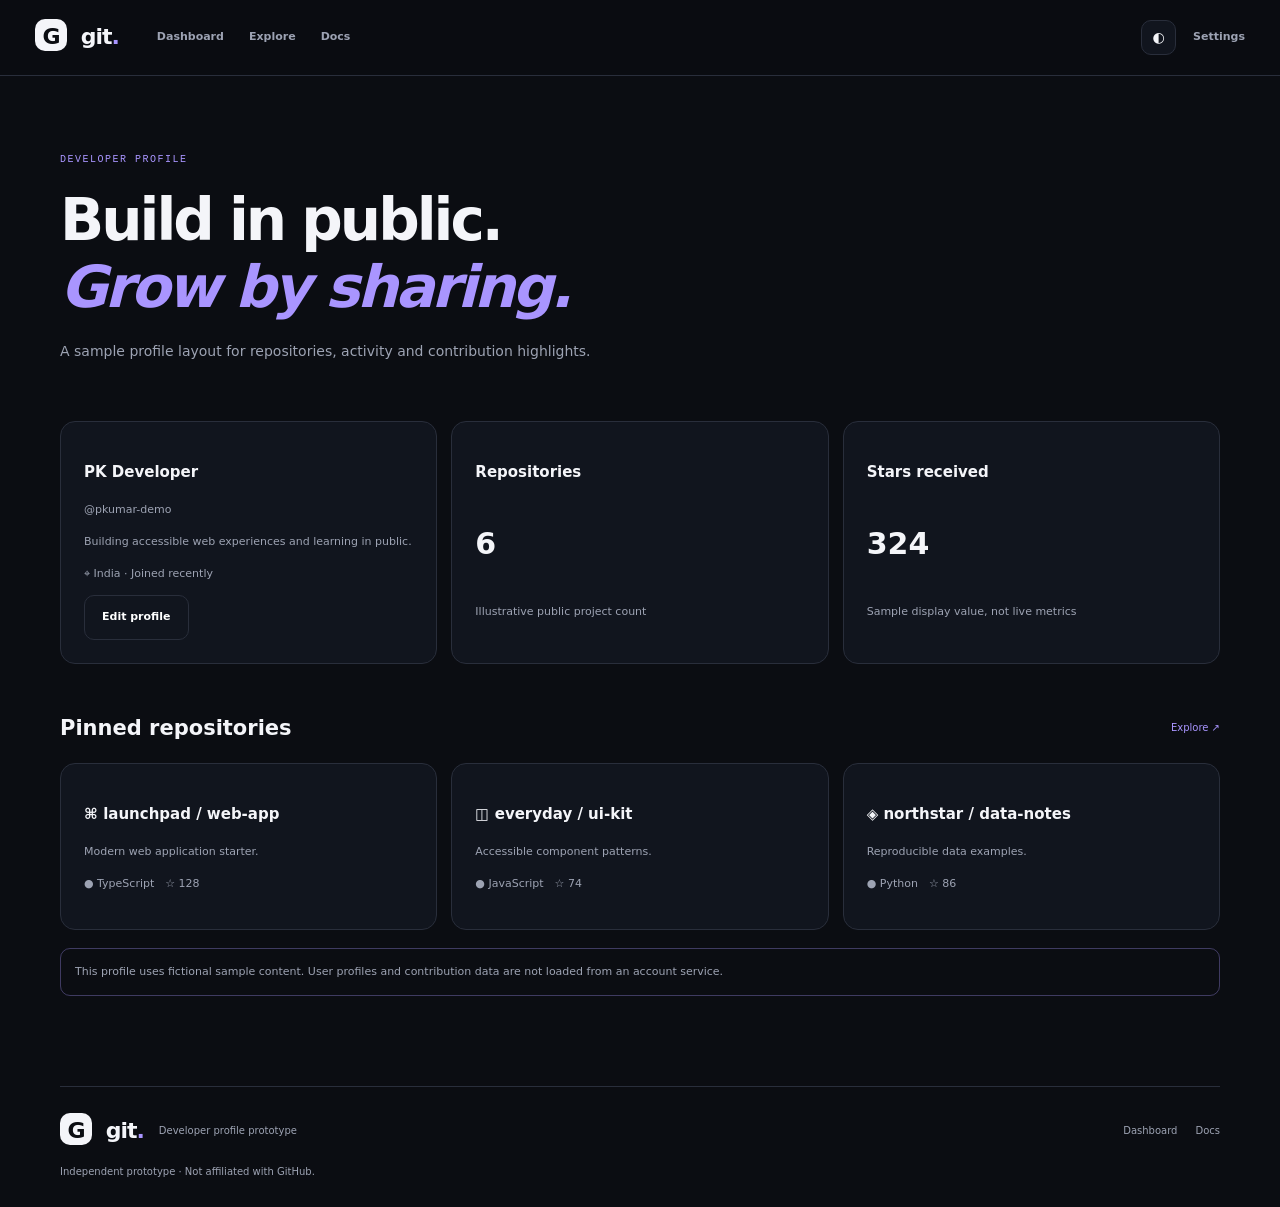
<file: profile.html>
<!doctype html><html lang="en"><head><meta charset="utf-8"><meta name="viewport" content="width=device-width,initial-scale=1"><title>Profile — Git</title><link rel="icon" href="assets/favicon.svg"><link rel="stylesheet" href="styles.css"></head><body><header class="top"><a class="brand" href="index.html"><b>G</b> git<span>.</span></a><button class="menu">☰</button><nav><a href="dashboard.html">Dashboard</a><a href="explore.html">Explore</a><a href="docs.html">Docs</a></nav><div class="actions"><button class="theme">◐</button><a href="settings.html">Settings</a></div></header><main class="wrap"><section class="pagehero"><label>DEVELOPER PROFILE</label><h1>Build in public.<br><em style="color:var(--accent)">Grow by sharing.</em></h1><p>A sample profile layout for repositories, activity and contribution highlights.</p></section><section class="content"><div class="cards"><article class="info"><h3>PK Developer</h3><p>@pkumar-demo</p><p>Building accessible web experiences and learning in public.</p><p>⌖ India · Joined recently</p><button class="btn quiet" data-demo="Profile editing requires an authenticated backend.">Edit profile</button></article><article class="info"><h3>Repositories</h3><p style="font-size:30px;color:var(--text);font-weight:800">6</p><p>Illustrative public project count</p></article><article class="info"><h3>Stars received</h3><p style="font-size:30px;color:var(--text);font-weight:800">324</p><p>Sample display value, not live metrics</p></article></div><div class="titlebar" style="margin-top:30px"><h2>Pinned repositories</h2><a class="link" href="explore.html">Explore ↗</a></div><div class="cards"><a class="info" href="repository.html"><h3>⌘ launchpad / web-app</h3><p>Modern web application starter.</p><p>● TypeScript　☆ 128</p></a><a class="info" href="explore.html"><h3>◫ everyday / ui-kit</h3><p>Accessible component patterns.</p><p>● JavaScript　☆ 74</p></a><a class="info" href="explore.html"><h3>◈ northstar / data-notes</h3><p>Reproducible data examples.</p><p>● Python　☆ 86</p></a></div><div class="notice">This profile uses fictional sample content. User profiles and contribution data are not loaded from an account service.</div></section></main><footer class="footer wrap"><a class="brand" href="index.html"><b>G</b> git<span>.</span></a><p>Developer profile prototype</p><div><a href="dashboard.html">Dashboard</a><a href="docs.html">Docs</a></div><small>Independent prototype · Not affiliated with GitHub.</small></footer><div class="toast" role="status"></div><script src="app.js"></script></body></html>
</file>
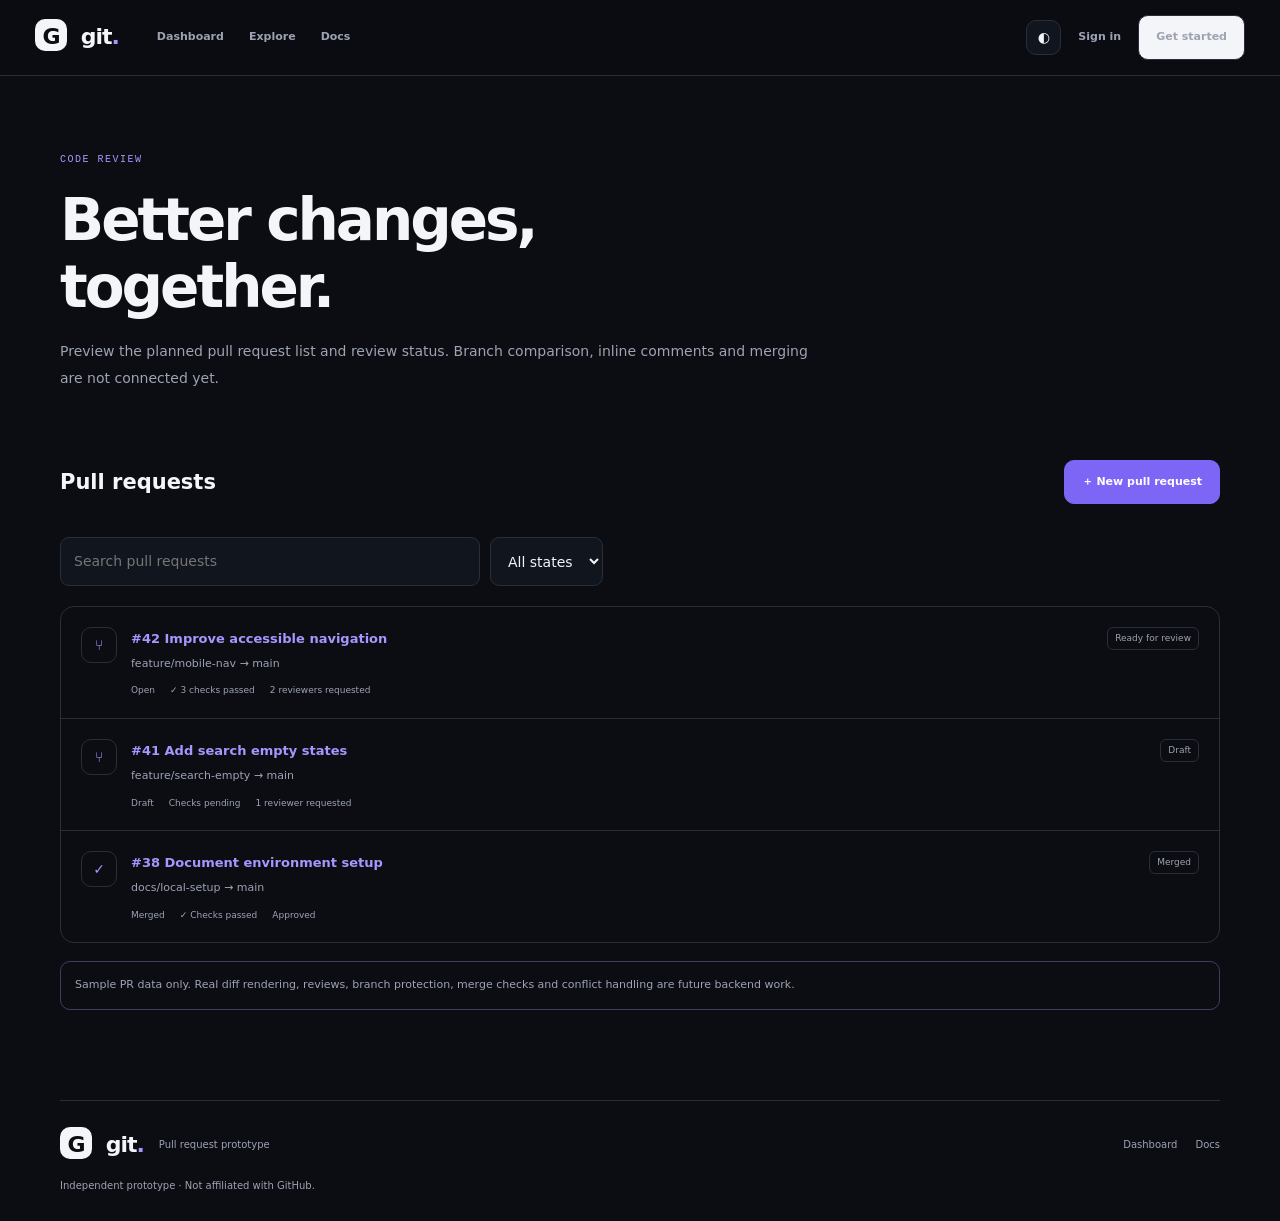
<file: pull-requests.html>
<!doctype html><html lang="en"><head><meta charset="utf-8"><meta name="viewport" content="width=device-width,initial-scale=1"><title>Pull requests — Git</title><link rel="icon" href="assets/favicon.svg"><link rel="stylesheet" href="styles.css"></head><body><header class="top"><a class="brand" href="index.html"><b>G</b> git<span>.</span></a><button class="menu">☰</button><nav><a href="dashboard.html">Dashboard</a><a href="explore.html">Explore</a><a href="docs.html">Docs</a></nav><div class="actions"><button class="theme">◐</button><a href="login.html">Sign in</a><a class="btn light" href="signup.html">Get started</a></div></header><main class="wrap"><section class="pagehero"><label>CODE REVIEW</label><h1>Better changes, together.</h1><p>Preview the planned pull request list and review status. Branch comparison, inline comments and merging are not connected yet.</p></section><section class="content"><div class="titlebar"><h2>Pull requests</h2><button class="btn primary" data-demo="Opening a pull request requires real branches and a backend.">＋ New pull request</button></div><div class="toolbar"><input class="field search" data-search placeholder="Search pull requests" aria-label="Search pull requests"><select data-filter aria-label="Filter pull request state"><option value="all">All states</option><option value="open">Open</option><option value="merged">Merged</option><option value="draft">Draft</option></select></div><div class="list"><article class="item" data-item data-lang="open"><div class="repoicon2">⑂</div><div class="itemmain"><a href="#" data-demo="Review details require backend integration.">#42 Improve accessible navigation</a><p>feature/mobile-nav → main</p><div class="meta"><span>Open</span><span>✓ 3 checks passed</span><span>2 reviewers requested</span></div></div><span class="pill">Ready for review</span></article><article class="item" data-item data-lang="draft"><div class="repoicon2">⑂</div><div class="itemmain"><a href="#" data-demo="Review details require backend integration.">#41 Add search empty states</a><p>feature/search-empty → main</p><div class="meta"><span>Draft</span><span>Checks pending</span><span>1 reviewer requested</span></div></div><span class="pill">Draft</span></article><article class="item" data-item data-lang="merged"><div class="repoicon2">✓</div><div class="itemmain"><a href="#" data-demo="Review details require backend integration.">#38 Document environment setup</a><p>docs/local-setup → main</p><div class="meta"><span>Merged</span><span>✓ Checks passed</span><span>Approved</span></div></div><span class="pill">Merged</span></article></div><div class="empty" data-empty hidden>No pull requests match your filters.</div><div class="notice">Sample PR data only. Real diff rendering, reviews, branch protection, merge checks and conflict handling are future backend work.</div></section></main><footer class="footer wrap"><a class="brand" href="index.html"><b>G</b> git<span>.</span></a><p>Pull request prototype</p><div><a href="dashboard.html">Dashboard</a><a href="docs.html">Docs</a></div><small>Independent prototype · Not affiliated with GitHub.</small></footer><div class="toast" role="status"></div><script src="app.js"></script></body></html>
</file>
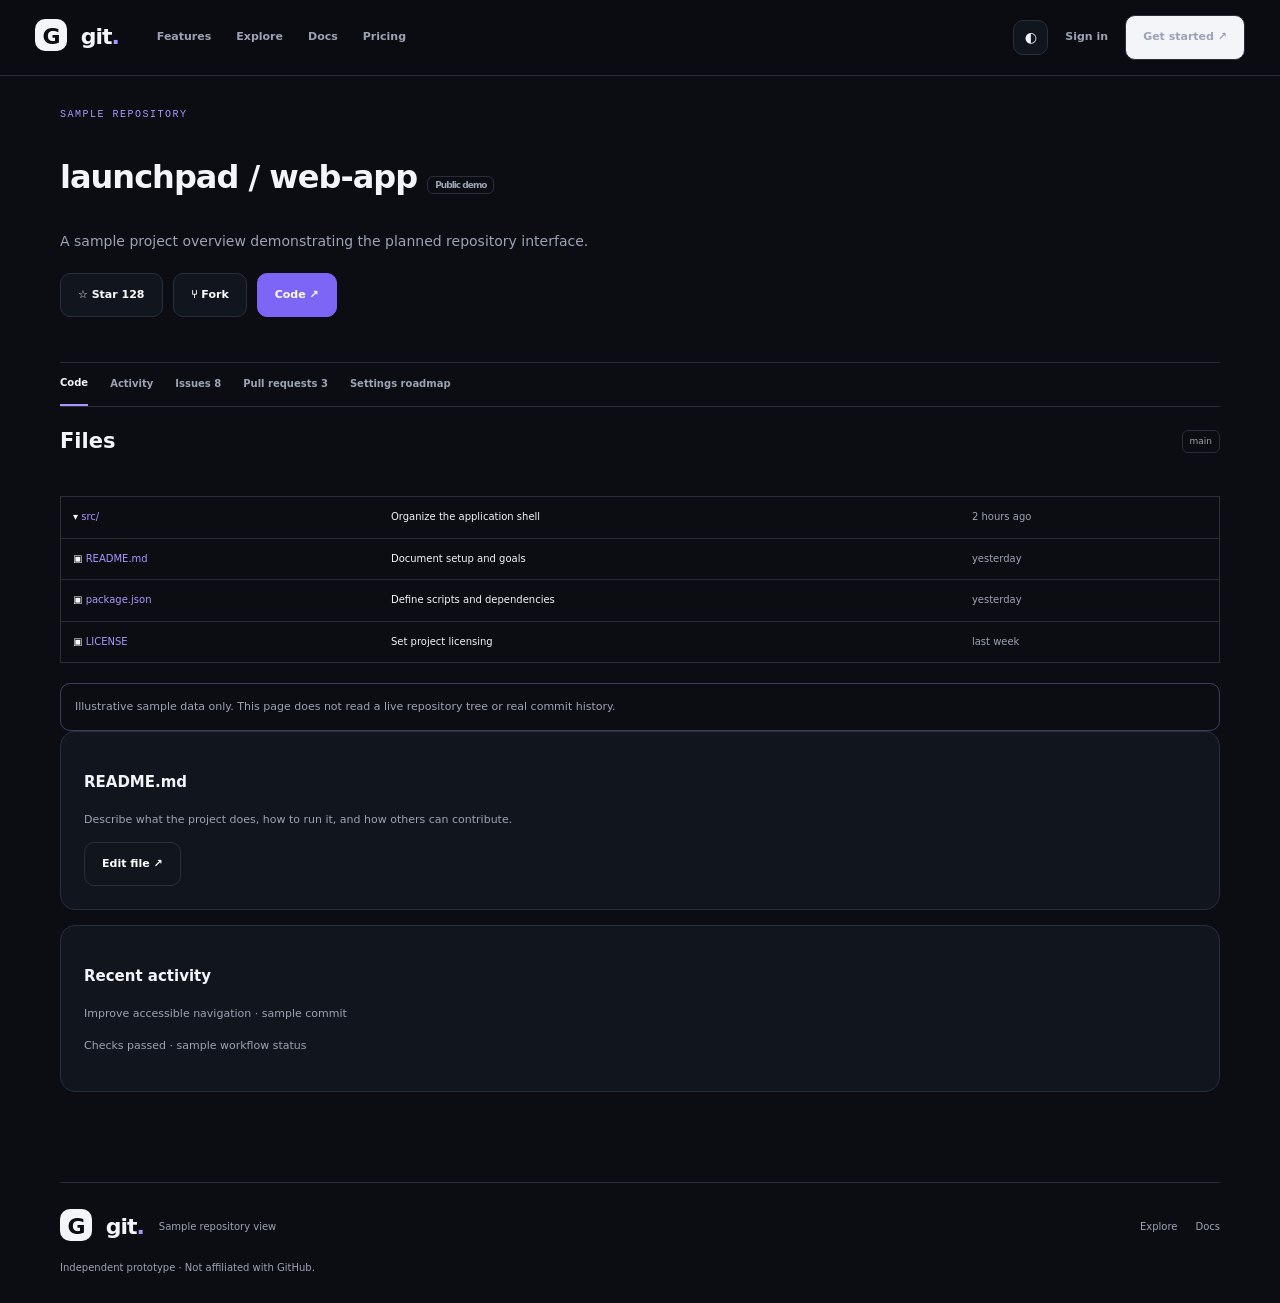
<file: repository.html>
<!doctype html><html lang="en"><head><meta charset="utf-8"><meta name="viewport" content="width=device-width,initial-scale=1"><title>launchpad / web-app — Git</title><link rel="icon" href="assets/favicon.svg"><link rel="stylesheet" href="styles.css"></head><body><header class="top"><a class="brand" href="index.html"><b>G</b> git<span>.</span></a><button class="menu">☰</button><nav><a href="features.html">Features</a><a href="explore.html">Explore</a><a href="docs.html">Docs</a><a href="pricing.html">Pricing</a></nav><div class="actions"><button class="theme">◐</button><a href="login.html">Sign in</a><a class="btn light" href="signup.html">Get started ↗</a></div></header><main class="wrap"><section class="repohead"><label>SAMPLE REPOSITORY</label><h1>launchpad / web-app <span class="pill">Public demo</span></h1><p class="muted">A sample project overview demonstrating the planned repository interface.</p><div class="toolbar"><button class="btn quiet" data-demo="Stars will be saved after backend integration.">☆ Star 128</button><button class="btn quiet" data-demo="Forking requires real Git storage and authentication.">⑂ Fork</button><button class="btn primary" data-demo="Clone is not connected: no Git server is configured yet.">Code ↗</button></div></section><nav class="tabs"><a class="active" href="#files">Code</a><a href="#activity">Activity</a><a href="#issues" data-demo="Issues are planned but not connected.">Issues 8</a><a href="#pulls" data-demo="Pull requests are planned but not connected.">Pull requests 3</a><a href="docs.html#security">Settings roadmap</a></nav><section class="content" id="files"><div class="titlebar"><h2>Files</h2><span class="pill">main</span></div><table><tbody><tr><td>▾ <a href="#src">src/</a></td><td>Organize the application shell</td><td>2 hours ago</td></tr><tr><td>▣ <a href="#readme">README.md</a></td><td>Document setup and goals</td><td>yesterday</td></tr><tr><td>▣ <a href="#package">package.json</a></td><td>Define scripts and dependencies</td><td>yesterday</td></tr><tr><td>▣ <a href="#license">LICENSE</a></td><td>Set project licensing</td><td>last week</td></tr></tbody></table><div class="notice">Illustrative sample data only. This page does not read a live repository tree or real commit history.</div><div class="info" id="readme"><h3>README.md</h3><p>Describe what the project does, how to run it, and how others can contribute.</p><button class="btn quiet" data-demo="Editing requires the backend and Git write path.">Edit file ↗</button></div><div class="info" id="activity" style="margin-top:15px"><h3>Recent activity</h3><p>Improve accessible navigation · sample commit</p><p>Checks passed · sample workflow status</p></div></section></main><footer class="footer wrap"><a class="brand" href="index.html"><b>G</b> git<span>.</span></a><p>Sample repository view</p><div><a href="explore.html">Explore</a><a href="docs.html">Docs</a></div><small>Independent prototype · Not affiliated with GitHub.</small></footer><div class="toast" role="status"></div><script src="app.js"></script></body></html>
</file>
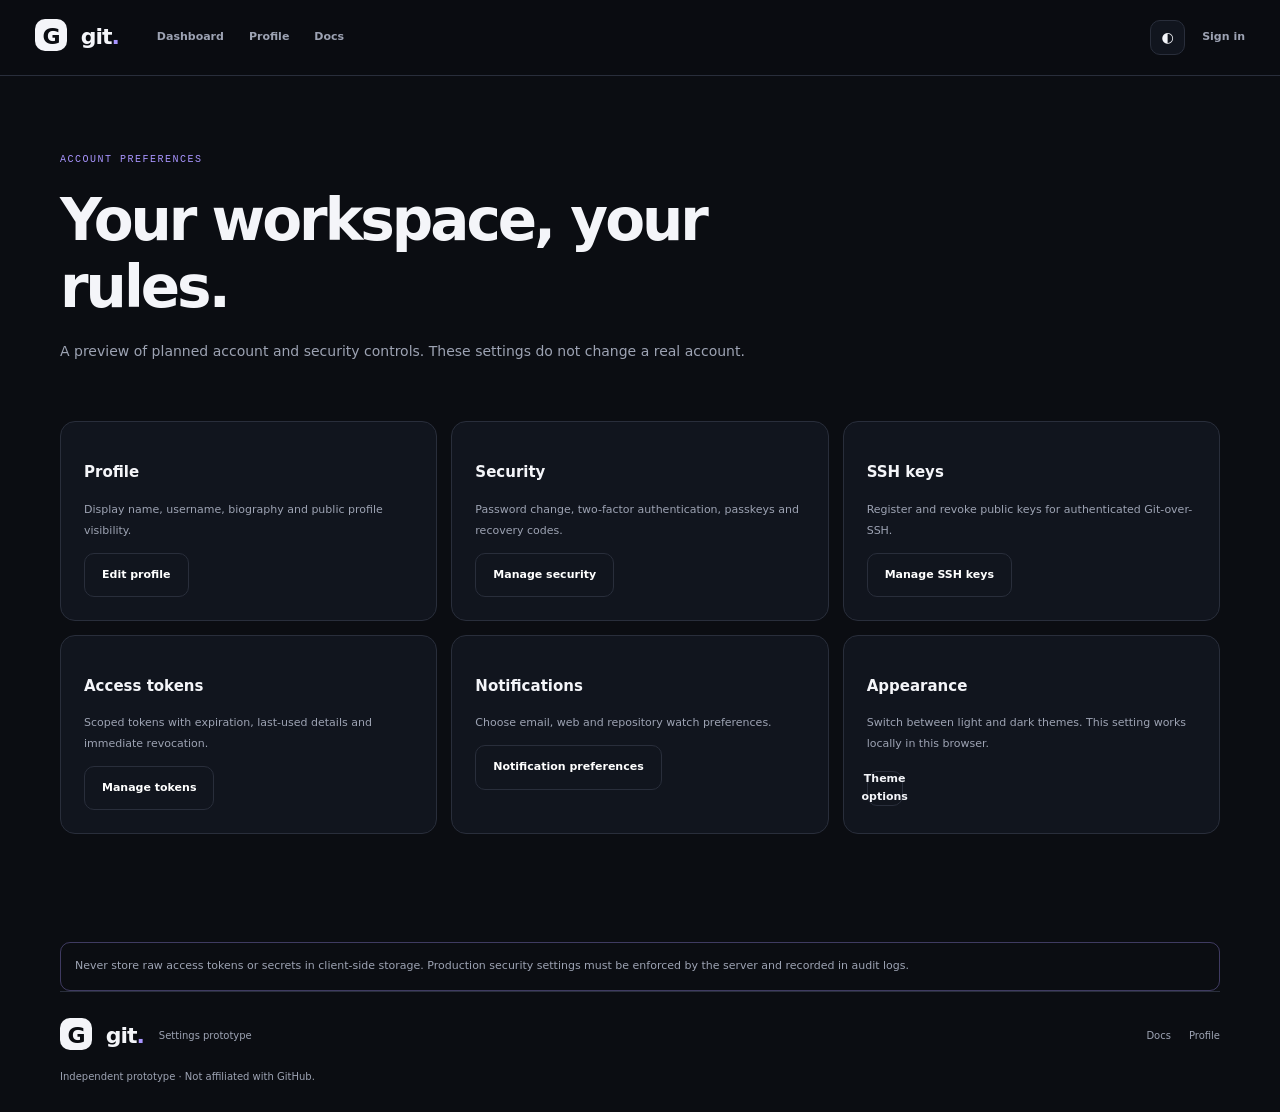
<file: settings.html>
<!doctype html><html lang="en"><head><meta charset="utf-8"><meta name="viewport" content="width=device-width,initial-scale=1"><title>Settings — Git</title><link rel="icon" href="assets/favicon.svg"><link rel="stylesheet" href="styles.css"></head><body><header class="top"><a class="brand" href="index.html"><b>G</b> git<span>.</span></a><button class="menu">☰</button><nav><a href="dashboard.html">Dashboard</a><a href="profile.html">Profile</a><a href="docs.html">Docs</a></nav><div class="actions"><button class="theme">◐</button><a href="login.html">Sign in</a></div></header><main class="wrap"><section class="pagehero"><label>ACCOUNT PREFERENCES</label><h1>Your workspace, your rules.</h1><p>A preview of planned account and security controls. These settings do not change a real account.</p></section><section class="content cards"><article class="info"><h3>Profile</h3><p>Display name, username, biography and public profile visibility.</p><button class="btn quiet" data-demo="Profile settings require a user database.">Edit profile</button></article><article class="info"><h3>Security</h3><p>Password change, two-factor authentication, passkeys and recovery codes.</p><button class="btn quiet" data-demo="Security controls require secure authentication services.">Manage security</button></article><article class="info"><h3>SSH keys</h3><p>Register and revoke public keys for authenticated Git-over-SSH.</p><button class="btn quiet" data-demo="SSH transport is not configured in this prototype.">Manage SSH keys</button></article><article class="info"><h3>Access tokens</h3><p>Scoped tokens with expiration, last-used details and immediate revocation.</p><button class="btn quiet" data-demo="Token issuance and revocation require the backend.">Manage tokens</button></article><article class="info"><h3>Notifications</h3><p>Choose email, web and repository watch preferences.</p><button class="btn quiet" data-demo="Notification preferences are not persisted yet.">Notification preferences</button></article><article class="info"><h3>Appearance</h3><p>Switch between light and dark themes. This setting works locally in this browser.</p><button class="btn quiet theme" data-demo="Use the theme icon in the header to switch themes.">Theme options</button></article></section><div class="notice">Never store raw access tokens or secrets in client-side storage. Production security settings must be enforced by the server and recorded in audit logs.</div></main><footer class="footer wrap"><a class="brand" href="index.html"><b>G</b> git<span>.</span></a><p>Settings prototype</p><div><a href="docs.html">Docs</a><a href="profile.html">Profile</a></div><small>Independent prototype · Not affiliated with GitHub.</small></footer><div class="toast" role="status"></div><script src="app.js"></script></body></html>
</file>
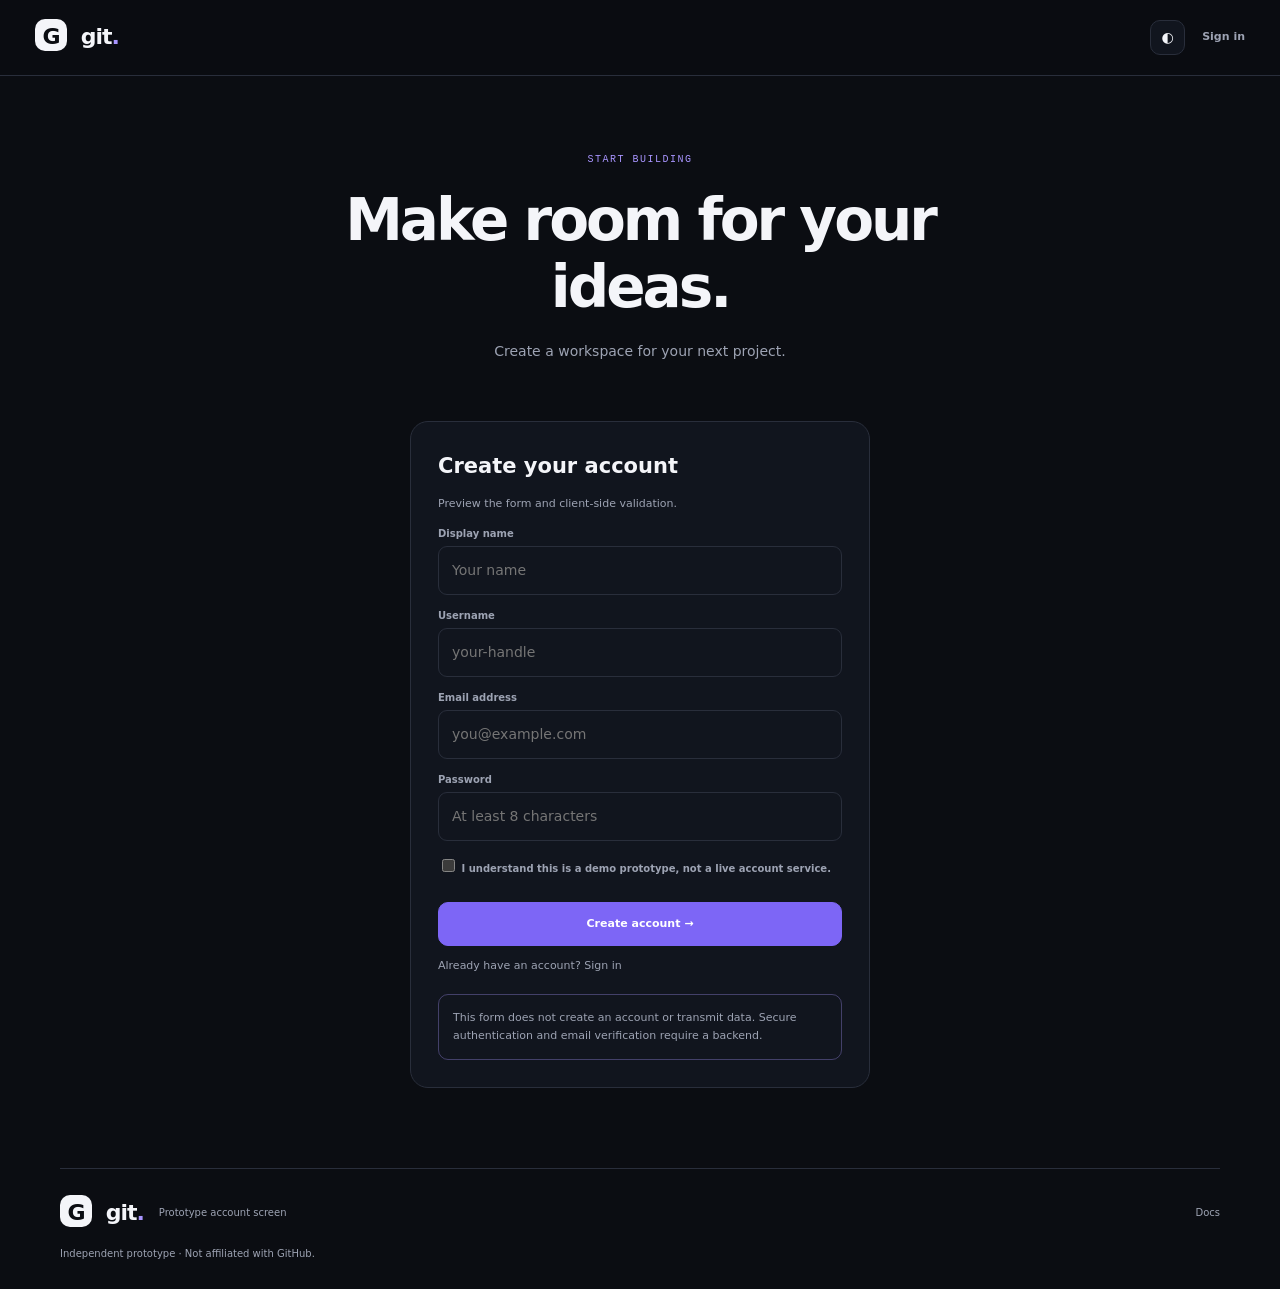
<file: signup.html>
<!doctype html><html lang="en"><head><meta charset="utf-8"><meta name="viewport" content="width=device-width,initial-scale=1"><title>Create account — Git</title><link rel="icon" href="assets/favicon.svg"><link rel="stylesheet" href="styles.css"></head><body><header class="top"><a class="brand" href="index.html"><b>G</b> git<span>.</span></a><div class="actions" style="margin-left:auto"><button class="theme">◐</button><a href="login.html">Sign in</a></div></header><main class="wrap"><section class="pagehero" style="text-align:center;margin:auto"><label>START BUILDING</label><h1>Make room for your ideas.</h1><p>Create a workspace for your next project.</p></section><form class="form" data-form><h2>Create your account</h2><p>Preview the form and client-side validation.</p><label for="name">Display name</label><input class="field" id="name" minlength="2" placeholder="Your name" required><label for="username">Username</label><input class="field" id="username" pattern="[A-Za-z0-9-]{3,30}" title="3–30 letters, numbers or hyphens" placeholder="your-handle" required><label for="email">Email address</label><input class="field" id="email" type="email" placeholder="you@example.com" required><label for="password">Password</label><input class="field" id="password" type="password" minlength="8" placeholder="At least 8 characters" required><label><input type="checkbox" required> I understand this is a demo prototype, not a live account service.</label><button class="btn primary" type="submit">Create account →</button><p class="formmsg" role="status"></p><p>Already have an account? <a href="login.html">Sign in</a></p><div class="notice">This form does not create an account or transmit data. Secure authentication and email verification require a backend.</div></form></main><footer class="footer wrap"><a class="brand" href="index.html"><b>G</b> git<span>.</span></a><p>Prototype account screen</p><div><a href="docs.html">Docs</a></div><small>Independent prototype · Not affiliated with GitHub.</small></footer><script src="app.js"></script></body></html>
</file>
<file: styles.css>
:root{color-scheme:dark;--bg:#0b0d12;--panel:#11151e;--panel2:#191e29;--line:#292e3b;--text:#f4f5f9;--muted:#9da3b3;--accent:#a995ff;--green:#83e2b3;--orange:#ffb67a} :root[data-theme=light]{color-scheme:light;--bg:#f8f9fc;--panel:#fff;--panel2:#eef0f6;--line:#e0e3ed;--text:#171925;--muted:#62697b;--accent:#7257e8;--green:#16875a;--orange:#a95518}*{box-sizing:border-box}html{scroll-behavior:smooth}body{margin:0;background:var(--bg);color:var(--text);font:14px/1.65 Manrope,Inter,system-ui,sans-serif;transition:background .2s}a{color:inherit;text-decoration:none}button,input,select{font:inherit}.wrap{width:min(1160px,calc(100% - 44px));margin:auto}.top{height:76px;padding:0 max(22px,calc((100% - 1210px)/2));display:flex;align-items:center;gap:38px;border-bottom:1px solid var(--line);position:sticky;top:0;background:color-mix(in srgb,var(--bg) 90%,transparent);backdrop-filter:blur(18px);z-index:9}.brand{font-size:22px;font-weight:850;letter-spacing:-1px;white-space:nowrap}.brand b{display:inline-grid;place-items:center;width:32px;height:32px;background:var(--text);color:var(--bg);border-radius:10px;margin-right:7px}.brand span{color:var(--accent)}nav,.actions{display:flex;align-items:center;gap:25px}nav{flex:1}nav a,.actions>a{font-size:11px;color:var(--muted);font-weight:700}.actions{gap:17px}.theme,.menu{background:var(--panel);color:var(--text);border:1px solid var(--line);border-radius:10px;width:35px;height:35px;cursor:pointer}.menu{display:none;margin-left:auto}.btn{display:inline-flex;align-items:center;justify-content:center;gap:12px;padding:12px 17px;border-radius:10px;font-size:11px;font-weight:800;border:1px solid var(--line);transition:transform .2s}.btn:hover{transform:translateY(-2px)}.light{background:var(--text);color:var(--bg)}.primary{background:#7d66f6;border-color:#7d66f6;color:white}.quiet{background:var(--panel)}label,.eyebrow{font:10px/1.5 monospace;letter-spacing:1.5px;color:var(--accent)}.hero{min-height:570px;display:grid;grid-template-columns:1fr 1fr;gap:45px;align-items:center;padding-block:70px}.hero h1{font-size:clamp(46px,5.8vw,72px);line-height:1.07;letter-spacing:-4px;margin:20px 0}.hero h1 em{font-style:normal;background:linear-gradient(100deg,#c7baff,#8877ff,#71d9b3);color:transparent;background-clip:text}.lead{max-width:480px;color:var(--muted);line-height:1.95;font-size:14px}.buttons{display:flex;gap:12px;flex-wrap:wrap;margin-top:26px}.muted{color:var(--muted)}.tiny{font-size:10px;margin-top:28px}.art{min-height:405px;display:grid;place-items:center;position:relative}.orb{position:absolute;width:280px;height:280px;border-radius:50%;background:#7257e844;filter:blur(70px)}.art:before,.art:after{content:'';position:absolute;border:1px solid #a995ff35;border-radius:50%;width:430px;height:200px;transform:rotate(-25deg)}.art:after{width:360px;height:280px;transform:rotate(35deg)}.window{z-index:1;width:min(100%,390px);background:#10131b;border:1px solid #343747;border-radius:16px;overflow:hidden;box-shadow:0 30px 90px #0008;color:#edf0f8;transform:rotate(-2deg);animation:appear .7s ease both}.winhead{height:46px;display:flex;align-items:center;gap:16px;padding:0 14px;border-bottom:1px solid #292e3a;font:9px monospace;color:#a8aec0}.winhead span{color:#f18b98}.winhead small,.file small{margin-left:auto;color:#858da2}.file{height:39px;display:flex;align-items:center;padding:0 17px;border-bottom:1px solid #202431;font-size:11px}.indent{padding-left:42px}.check{display:flex;align-items:center;gap:10px;margin:15px;padding:12px;border:1px solid #303647;background:#171c27;border-radius:9px}.check>b{background:#1b4637;color:#83e2b3;border-radius:7px;padding:4px 8px}.check strong,.check small{display:block;font-size:10px}.check small{font-size:8px;color:#a0a6b8}.terminal{margin:0 15px 16px;padding:12px;background:#0a0c11;border-radius:8px;font:9px/2 monospace}.terminal em{color:#83e2b3;font-style:normal}.float{position:absolute;z-index:2;background:var(--panel);border:1px solid var(--line);border-radius:10px;padding:12px;box-shadow:0 15px 50px #0005;font-size:10px;animation:bob 5s ease-in-out infinite}.topfloat{right:-8px;top:48px}.bottomfloat{left:-15px;bottom:38px;animation-delay:-2s}.trust{padding:24px 0;border-block:1px solid var(--line);display:flex;justify-content:space-between;gap:20px;align-items:center;color:var(--muted);font-size:10px}.trust>span{font:9px monospace;letter-spacing:1px}.section{padding-block:100px}.sectionhead{display:flex;justify-content:space-between;align-items:end;gap:40px;margin-bottom:35px}.sectionhead h2,.showgrid h2,.cta h2{font-size:clamp(34px,4vw,47px);line-height:1.15;letter-spacing:-2.4px;margin:14px 0}.sectionhead>p,.showgrid>div>p,.cta p{max-width:350px;color:var(--muted);font-size:12px;line-height:1.9}.grid{display:grid;grid-template-columns:1.15fr 1fr 1fr;gap:14px}.card{position:relative;min-height:330px;padding:24px;border:1px solid var(--line);border-radius:18px;background:var(--panel);overflow:hidden;transition:transform .2s,border-color .2s}.card:hover{transform:translateY(-4px);border-color:var(--accent)}.card.large{min-height:350px}.card i{display:grid;place-items:center;width:38px;height:38px;background:#a995ff20;color:var(--accent);border-radius:11px;font-style:normal;font-size:20px;margin-bottom:23px}.card i.green{color:var(--green);background:#83e2b31a}.card i.orange{color:var(--orange);background:#ffb67a1a}.card>small{font:9px monospace;letter-spacing:.8px;color:var(--muted)}.card h3{font-size:19px;letter-spacing:-.6px;margin:12px 0 8px}.card p{font-size:11px;color:var(--muted);line-height:1.9}.link{font-size:10px;color:var(--accent)}.graph{position:absolute;bottom:18px;left:25px;right:25px;color:var(--accent);font-size:13px}.graph small,.mini small{display:block;color:var(--muted);font-size:8px}.mini{margin-top:23px;padding:12px;border:1px solid var(--line);border-radius:9px;font-size:10px}.pipeline{margin-top:25px;font:10px monospace;color:var(--green)}.showcase{border-block:1px solid var(--line);background:var(--panel)}.showgrid{display:grid;grid-template-columns:.8fr 1.2fr;gap:75px;align-items:center;padding-block:85px}.showgrid>div>p{margin-bottom:24px}.repo{background:var(--bg);border:1px solid var(--line);border-radius:17px;padding:23px}.repo header{display:flex;align-items:center;gap:12px;border-bottom:1px solid var(--line);padding-bottom:20px}.repoicon{display:grid;place-items:center;width:38px;height:38px;background:#a995ff20;color:var(--accent);border-radius:10px;font-size:18px}.repo header strong,.repo header small{display:block}.repo header strong{font-size:11px}.repo header small{font-size:9px;color:var(--muted)}.repo header>span{margin-left:auto;font-size:10px;border:1px solid var(--line);padding:4px 8px;border-radius:6px}.stats{display:grid;grid-template-columns:repeat(3,1fr);padding:20px 0;border-bottom:1px solid var(--line)}.stats small,.stats b{display:block;font-size:8px;color:var(--muted)}.stats b{font-size:10px;color:var(--text);margin-top:7px}.repo h4{font-size:10px;display:flex;justify-content:space-between}.repo h4 a{color:var(--accent)}.repo p{font-size:10px;padding:8px 0;border-bottom:1px solid var(--line)}.repo p small{display:block;color:var(--muted);margin-left:20px}.cta{text-align:center;padding-block:85px}.cta p{margin:0 auto 22px}.cta small{display:block;color:var(--muted);font-size:9px;margin-top:15px}.footer{border-top:1px solid var(--line);padding-block:26px;display:grid;grid-template-columns:auto 1fr auto;gap:15px;align-items:center}.footer p,.footer small{color:var(--muted);font-size:10px}.footer>div{display:flex;gap:18px;font-size:10px;color:var(--muted)}.footer small{grid-column:1/-1}.toast{position:fixed;bottom:20px;left:50%;transform:translate(-50%,20px);opacity:0;background:var(--text);color:var(--bg);padding:10px 15px;border-radius:9px;font-size:11px;z-index:20;transition:.2s}.toast.show{opacity:1;transform:translate(-50%,0)}.pagehero{padding:70px 0 42px;max-width:760px}.pagehero h1{font-size:clamp(39px,5vw,58px);letter-spacing:-3px;line-height:1.15;margin:18px 0}.pagehero p{color:var(--muted);line-height:1.9}.content{padding-bottom:90px}.titlebar{display:flex;align-items:center;justify-content:space-between;gap:15px}.titlebar h2{font-size:21px}.toolbar{display:flex;gap:10px;flex-wrap:wrap;margin:20px 0}.field,select{padding:12px 13px;border:1px solid var(--line);border-radius:9px;background:var(--panel);color:var(--text);outline:none}.field:focus,select:focus{border-color:var(--accent)}.search{width:min(420px,100%)}.list{border:1px solid var(--line);border-radius:14px;overflow:hidden}.item{display:flex;gap:14px;padding:20px;border-bottom:1px solid var(--line)}.item:last-child{border-bottom:0}.item[hidden]{display:none}.repoicon2{width:36px;height:36px;display:grid;place-items:center;border:1px solid var(--line);border-radius:10px;color:var(--accent)}.itemmain{flex:1}.itemmain>a{font-size:13px;color:var(--accent);font-weight:800}.itemmain p{font-size:11px;color:var(--muted);margin:5px 0 10px}.meta{display:flex;gap:15px;flex-wrap:wrap;color:var(--muted);font-size:9px}.pill{font-size:9px;color:var(--muted);border:1px solid var(--line);border-radius:6px;padding:3px 7px;height:max-content}.empty{text-align:center;padding:35px;color:var(--muted)}.cards{display:grid;grid-template-columns:repeat(3,1fr);gap:14px}.info{background:var(--panel);border:1px solid var(--line);border-radius:15px;padding:23px}.info h3{font-size:15px}.info p,.info li{font-size:11px;color:var(--muted);line-height:1.9}.info ul{padding-left:17px}.notice{padding:14px;border:1px solid #a995ff55;border-radius:10px;color:var(--muted);font-size:11px;margin-top:18px}.prices{display:grid;grid-template-columns:repeat(3,1fr);gap:14px}.pricecard{padding:25px;border:1px solid var(--line);border-radius:16px;background:var(--panel)}.pricecard h3{margin-bottom:5px}.pricecard p{font-size:11px;color:var(--muted)}.price{font-size:32px;font-weight:800;margin:20px 0}.pricecard li{font-size:11px;color:var(--muted);margin:9px 0}.pricecard .btn{width:100%;margin-top:18px}.form{max-width:460px;margin:0 auto 80px;padding:27px;border:1px solid var(--line);border-radius:18px;background:var(--panel)}.form h2{margin:0 0 5px}.form p{font-size:11px;color:var(--muted)}.form label{display:block;margin:15px 0 7px;color:var(--muted);font:700 10px system-ui;letter-spacing:0}.form input:not([type=checkbox]){width:100%}.form .btn{width:100%;margin-top:20px}.formmsg{color:var(--green)!important}.docs{display:grid;grid-template-columns:210px 1fr;gap:35px;padding-bottom:90px}.side{position:sticky;top:95px;align-self:start;border:1px solid var(--line);border-radius:12px;padding:16px}.side a{display:block;padding:7px;color:var(--muted);font-size:10px}.article{max-width:760px}.article h2{font-size:21px;margin:30px 0 8px}.article p,.article li{color:var(--muted);font-size:12px;line-height:1.9}.code{background:var(--panel);border:1px solid var(--line);padding:14px;border-radius:9px;overflow:auto;font:11px monospace}.repohead{padding:25px 0;border-bottom:1px solid var(--line)}.repohead h1{font-size:32px;letter-spacing:-1px}.tabs{display:flex;gap:22px;border-bottom:1px solid var(--line);overflow:auto}.tabs a{padding:12px 0;color:var(--muted);font-size:10px;white-space:nowrap}.tabs .active{border-bottom:2px solid var(--accent);color:var(--text)}table{width:100%;border-collapse:collapse;margin:20px 0;border:1px solid var(--line)}td{padding:12px;border-bottom:1px solid var(--line);font-size:10px}td a{color:var(--accent)}td:last-child{color:var(--muted)}@keyframes bob{50%{transform:translateY(-8px)}}@keyframes appear{from{opacity:0;transform:translateY(12px) rotate(-2deg)}to{opacity:1;transform:rotate(-2deg)}}@media(prefers-reduced-motion:reduce){*{animation:none!important;scroll-behavior:auto!important;transition:none!important}}@media(max-width:900px){.hero{gap:15px}.grid{grid-template-columns:1fr 1fr}.card.large{grid-column:1/-1}.showgrid{gap:30px}.cards,.prices{grid-template-columns:1fr 1fr}}@media(max-width:650px){.wrap{width:calc(100% - 32px)}.top{height:65px;padding:0 16px;gap:12px}.menu{display:block}.top nav{display:none;position:absolute;top:64px;left:0;right:0;background:var(--bg);padding:17px;flex-direction:column;align-items:flex-start;border-bottom:1px solid var(--line)}.top nav.open{display:flex}.actions{gap:9px}.actions>a:not(.btn){display:none}.hero{grid-template-columns:1fr;padding-block:55px 35px}.hero h1{font-size:48px}.art{min-height:350px}.window{width:96%}.topfloat{right:-3px}.bottomfloat{left:-3px}.trust,.sectionhead{align-items:flex-start;flex-direction:column}.section{padding-block:65px}.grid,.cards,.prices{grid-template-columns:1fr}.card.large{grid-column:auto}.showgrid{grid-template-columns:1fr;padding-block:60px}.cta{padding-block:55px}.footer{grid-template-columns:1fr}.footer>div{flex-wrap:wrap}.footer small{grid-column:auto}.pagehero{padding-top:50px}.docs{grid-template-columns:1fr}.side{position:static;display:grid;grid-template-columns:1fr 1fr}.side strong{grid-column:1/-1}.form{padding:21px}.item{padding:15px}.titlebar{align-items:flex-start;flex-direction:column}}
</file>
